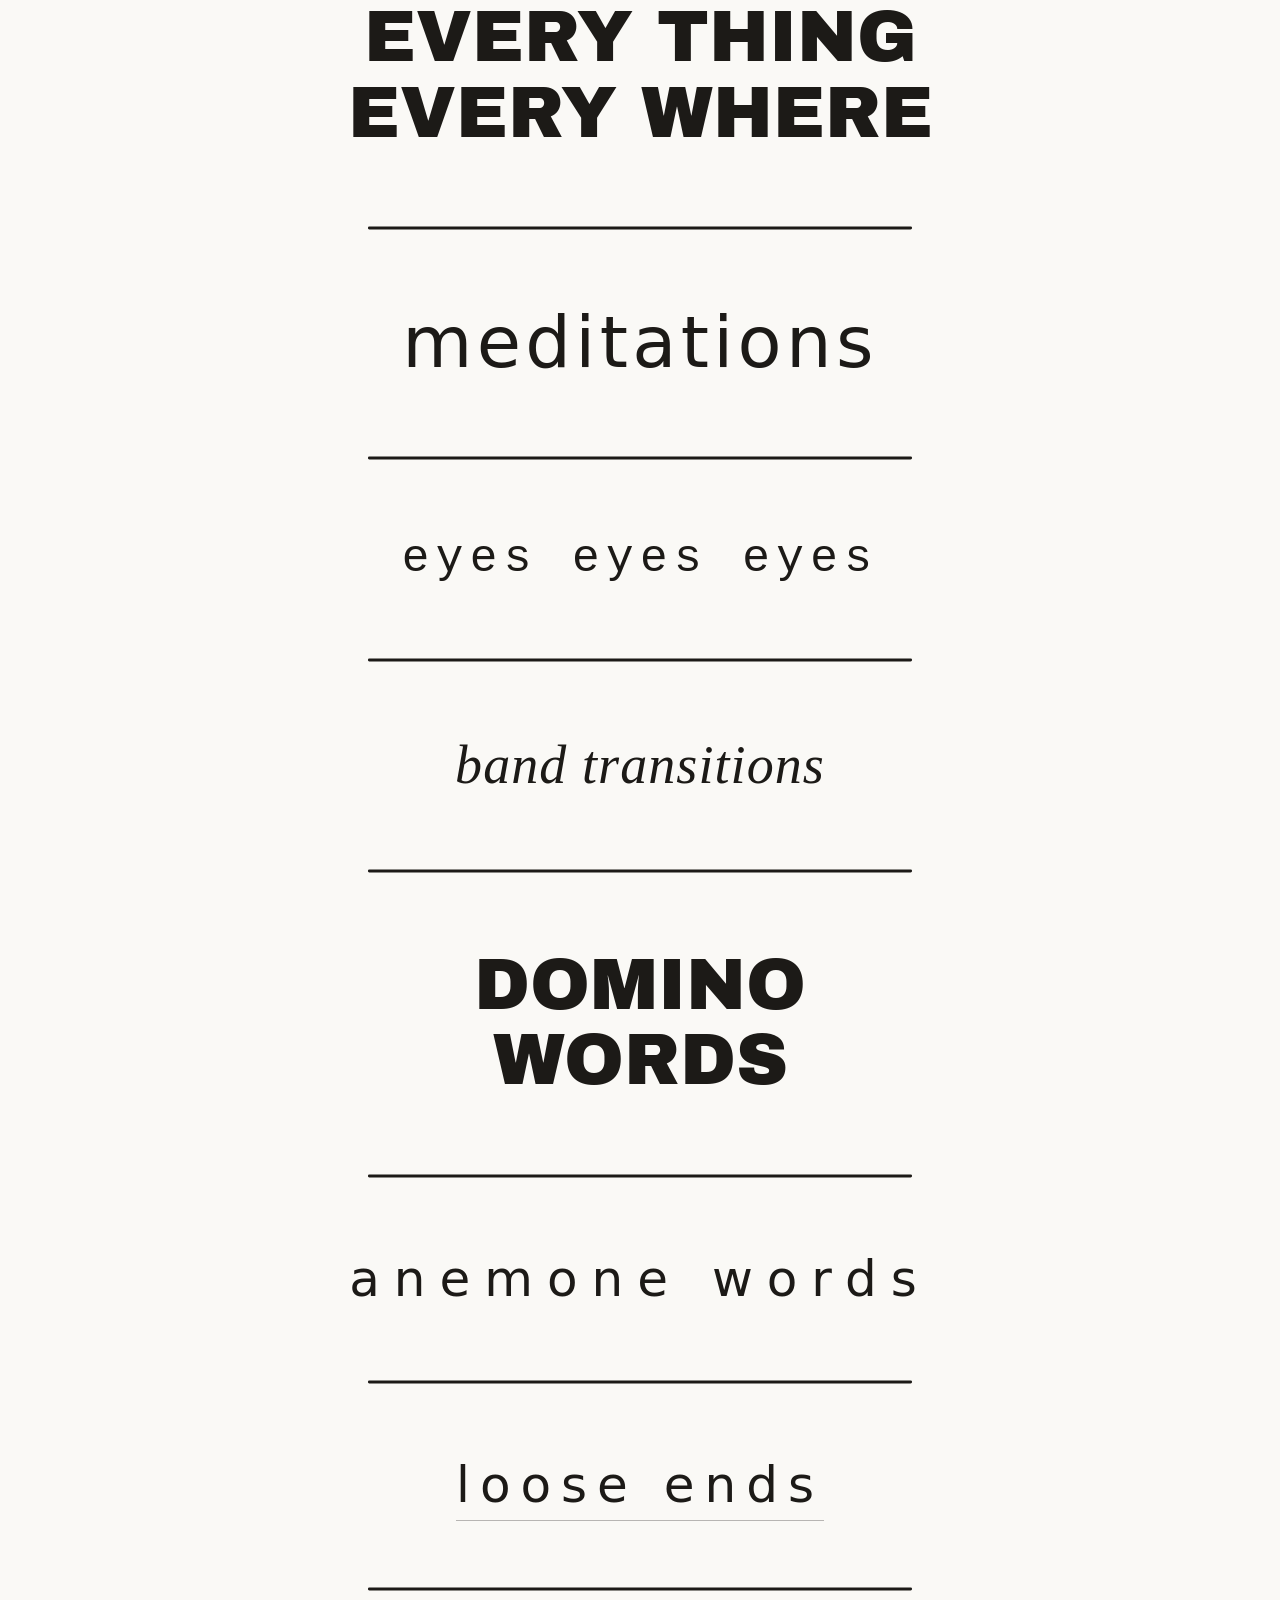
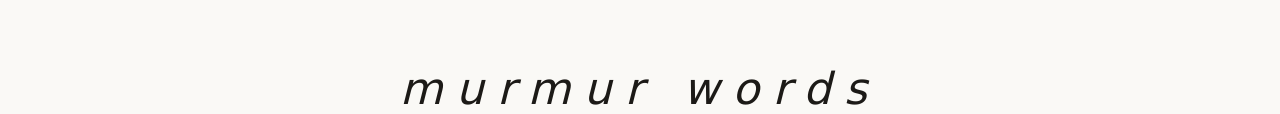
<file: index.html>
<!DOCTYPE html>
<html lang="en">
<head>
<meta charset="utf-8">
<meta name="viewport" content="width=device-width, initial-scale=1">
<title>language, given physics</title>
<link rel="preconnect" href="https://fonts.googleapis.com">
<link rel="preconnect" href="https://fonts.gstatic.com" crossorigin>
<link href="https://fonts.googleapis.com/css2?family=Archivo+Black&display=swap" rel="stylesheet">
<style>
  :root{
    --paper:#faf9f6;
    --ink:#1c1a17;
  }
  html,body{ margin:0; min-height:100%; }
  body{
    background:var(--paper); color:var(--ink);
    display:flex; flex-direction:column; align-items:center; justify-content:center;
    min-height:100vh; gap:5vh;
    font-family:"Archivo Black","Arial Black",sans-serif;
  }
  a.piece{
    color:var(--ink); text-decoration:none; text-align:center;
    font-size:clamp(28px,6vw,72px); line-height:1.05;
    transition:transform .18s ease, text-shadow .18s ease;
  }
  /* each title wears its own sketch's typography */
  a.piece.ete{
    font-family:"Archivo Black","Arial Black",sans-serif;
    text-transform:uppercase;
  }
  a.piece.med{
    font-family:ui-sans-serif,system-ui,"Helvetica Neue",sans-serif;
    font-weight:300; text-transform:lowercase; letter-spacing:.06em;
  }
  a.piece.twc{
    font-family:ui-monospace,Menlo,Consolas,monospace;
    font-weight:400; text-transform:lowercase; letter-spacing:.14em;
    font-size:clamp(20px,3.8vw,46px);
  }
  a.piece.school{
    font-family:Georgia,"Times New Roman",serif;
    font-style:italic; text-transform:lowercase; letter-spacing:.02em;
    font-size:clamp(24px,4.5vw,54px);
  }
  a.piece.sea{
    font-family:ui-sans-serif,system-ui,"Helvetica Neue",sans-serif;
    font-weight:200; text-transform:lowercase; letter-spacing:.28em;
    font-size:clamp(22px,4.2vw,50px);
  }
  a.piece.loose{
    font-family:ui-sans-serif,system-ui,"Helvetica Neue",sans-serif;
    font-weight:250; text-transform:lowercase; letter-spacing:.2em;
    font-size:clamp(22px,4.2vw,50px);
    text-decoration:underline; text-underline-offset:.35em;
    text-decoration-thickness:1px; text-decoration-color:rgba(28,26,23,.3);
  }
  a.piece.murw{
    font-family:ui-sans-serif,system-ui,"Helvetica Neue",sans-serif;
    font-weight:200; font-style:italic; text-transform:lowercase; letter-spacing:.3em;
    font-size:clamp(18px,3.6vw,44px);
  }
  /* hover: the flat word pops into a little extrusion — a wink at the sketches */
  a.piece:hover, a.piece:focus-visible{
    transform:translate(-3px,-6px);
    text-shadow:
      1px 1px 0 var(--ink), 2px 2px 0 var(--paper),
      3px 3px 0 var(--ink), 4px 4px 0 var(--paper),
      5px 5px 0 var(--ink);
    outline:none;
  }
  /* the dividers — strings stretched between the pieces;
     brushing plucks them into a wobble (string.js) */
  svg.string{
    width:min(560px, 74vw); height:64px; display:block;
    touch-action:none;
    overflow:visible;          /* big swings may draw outside the box — don't clip them */
  }
  svg.string polyline{
    fill:none; stroke:var(--ink); stroke-width:3;
    stroke-linecap:round; stroke-linejoin:round;
  }
</style>
</head>
<body>
<a class="piece ete" href="everything-everywhere/">every thing<br>every where</a>

<svg class="string" viewBox="0 0 600 64" aria-hidden="true">
  <polyline/>
</svg>

<a class="piece med" href="meditations/">meditations</a>

<svg class="string" viewBox="0 0 600 64" aria-hidden="true">
  <polyline/>
</svg>

<a class="piece twc" href="eyes-eyes-eyes/">eyes eyes eyes</a>

<svg class="string" viewBox="0 0 600 64" aria-hidden="true">
  <polyline/>
</svg>

<a class="piece school" href="band-transitions/">band transitions</a>

<svg class="string" viewBox="0 0 600 64" aria-hidden="true">
  <polyline/>
</svg>

<a class="piece ete" href="domino-words/">domino<br>words</a>

<svg class="string" viewBox="0 0 600 64" aria-hidden="true">
  <polyline/>
</svg>

<a class="piece sea" href="anemone-words/">anemone words</a>

<svg class="string" viewBox="0 0 600 64" aria-hidden="true">
  <polyline/>
</svg>

<a class="piece loose" href="loose-ends/">loose ends</a>

<svg class="string" viewBox="0 0 600 64" aria-hidden="true">
  <polyline/>
</svg>

<a class="piece murw" href="murmur-words/">murmur words</a>

<script src="string.js"></script>
</body>
</html>
</file>
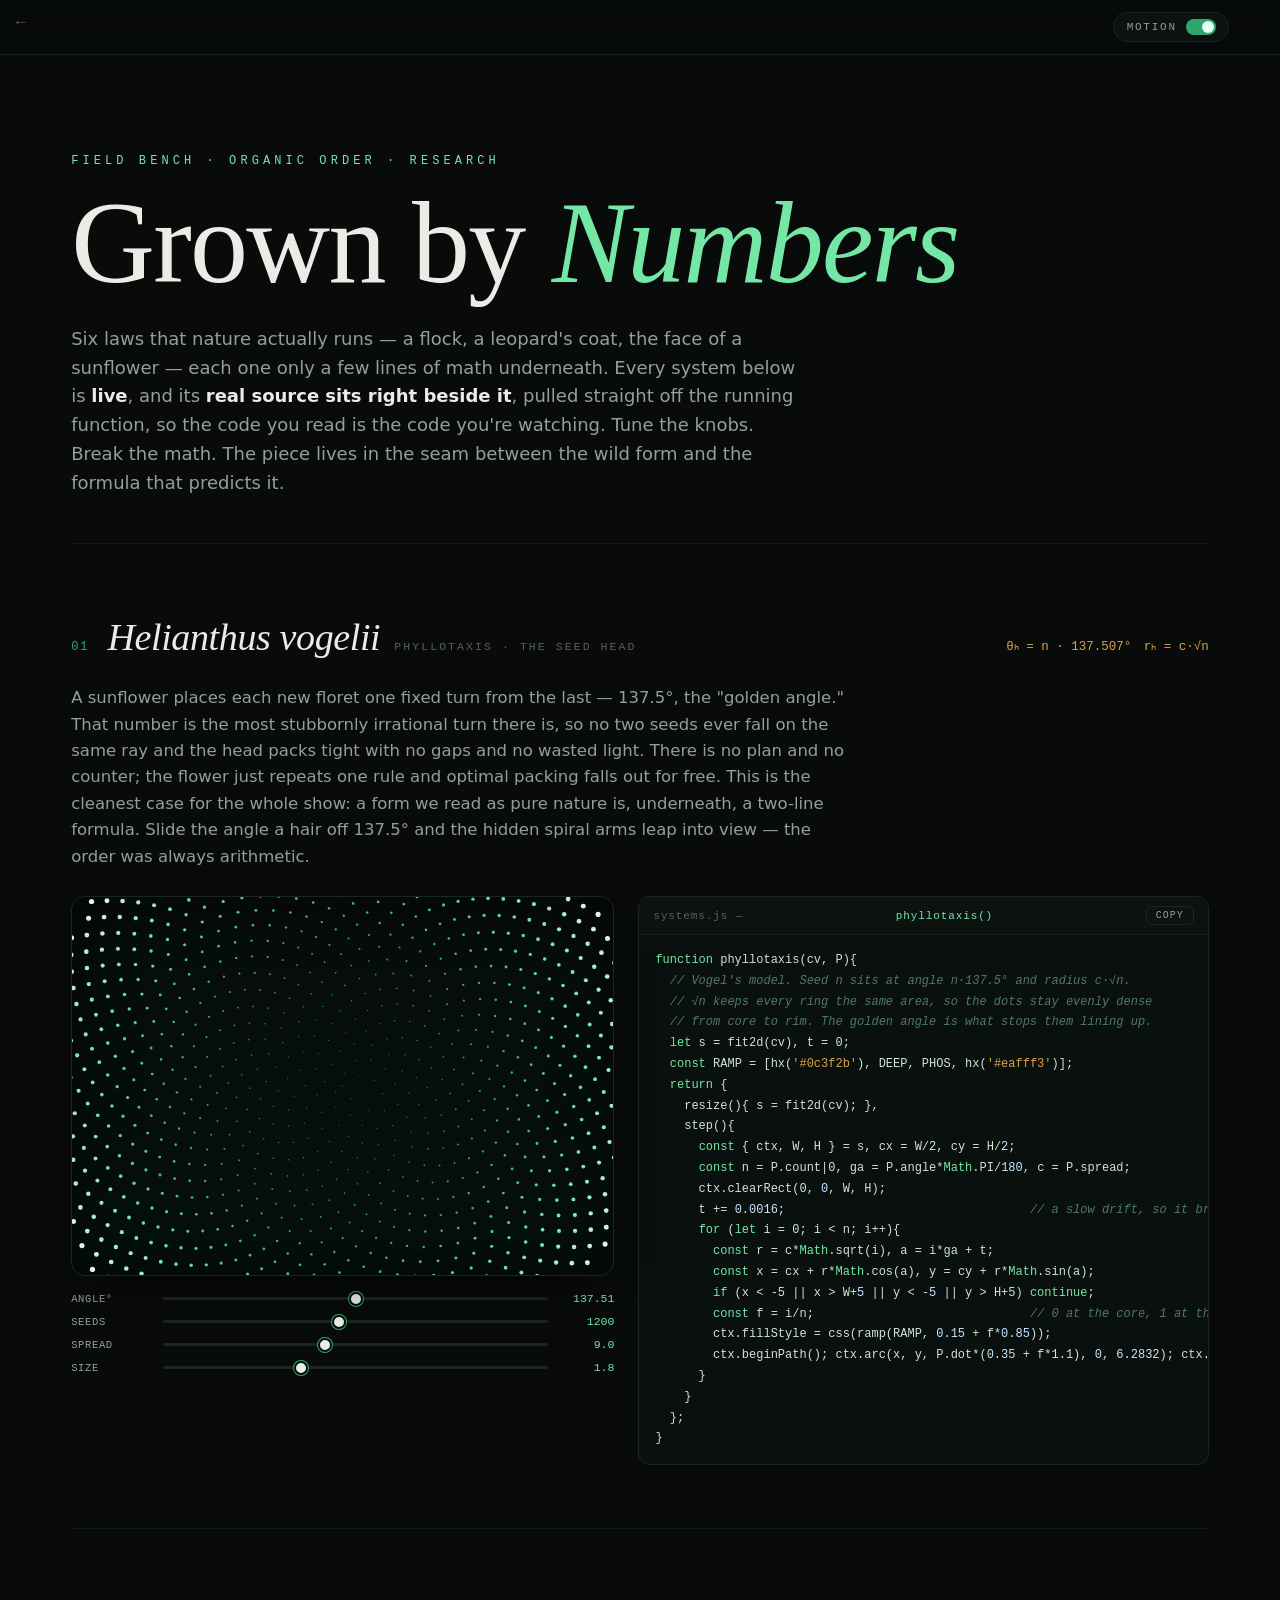
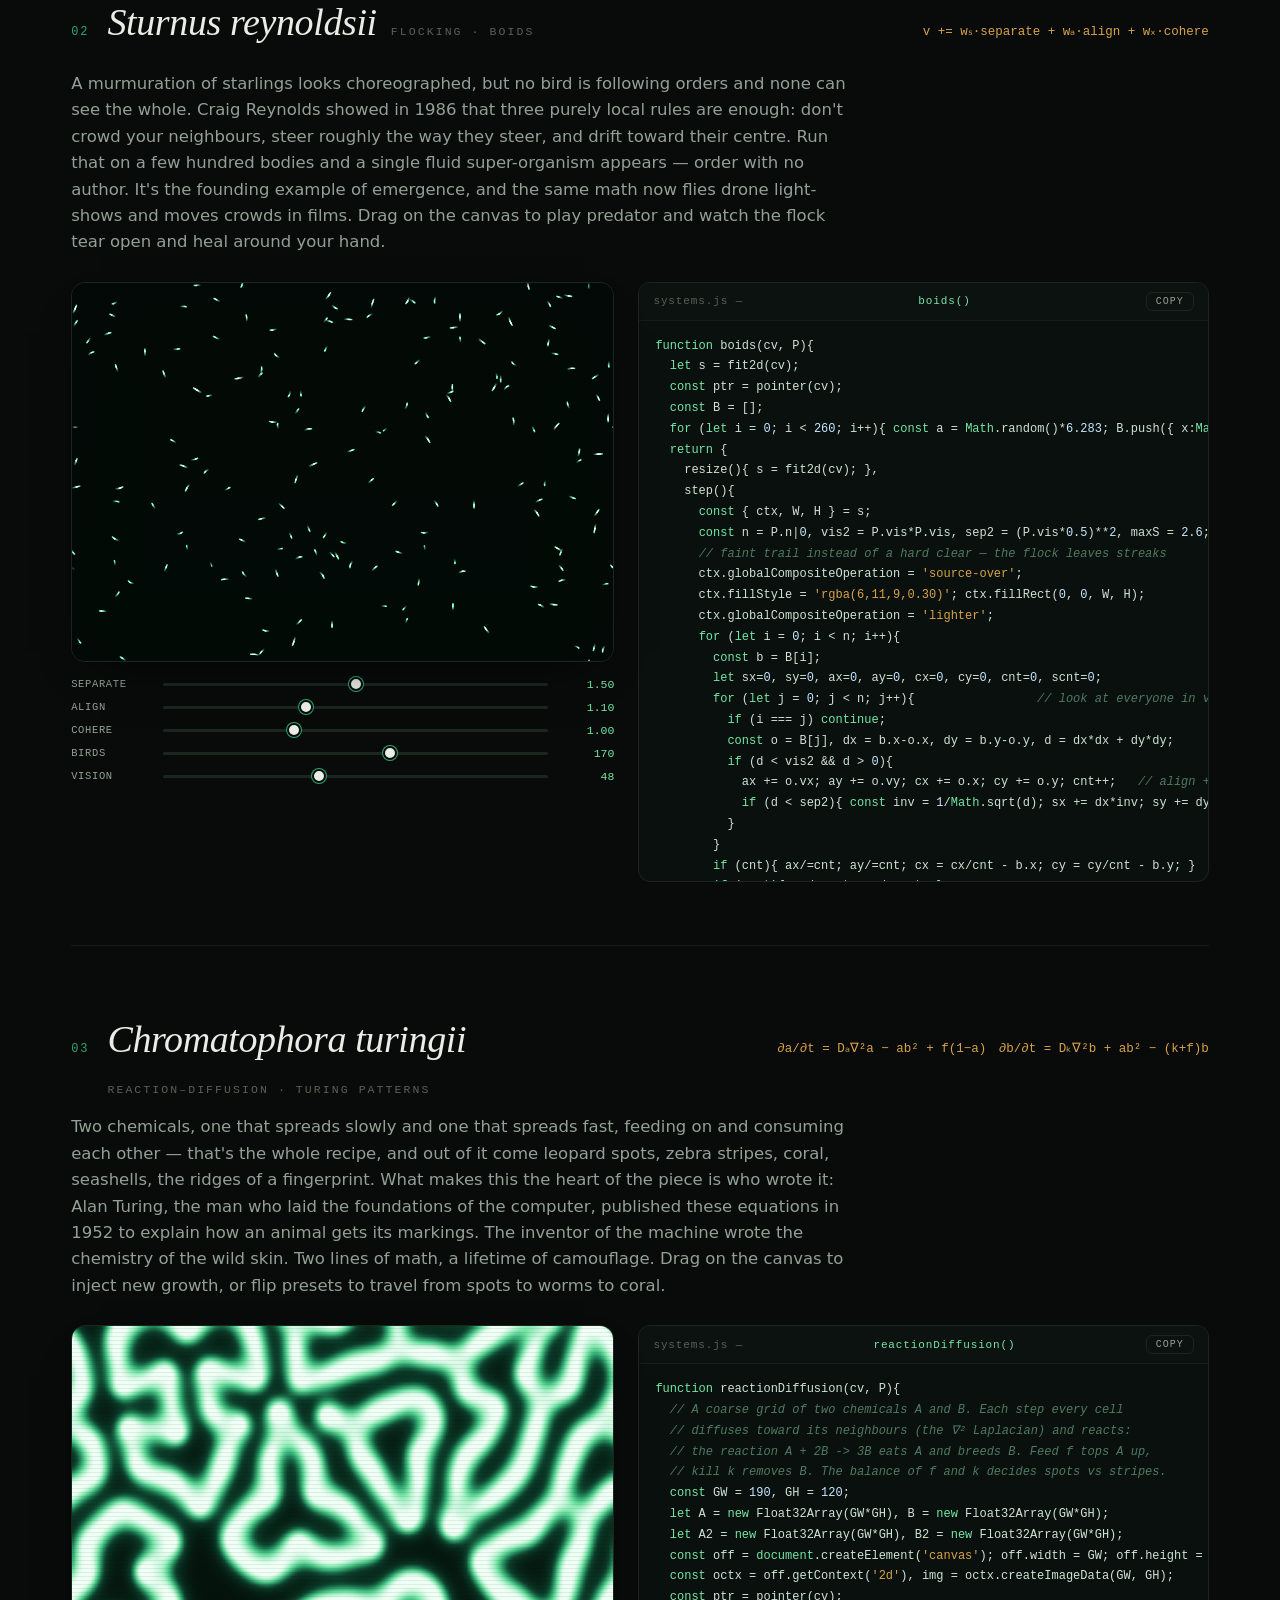
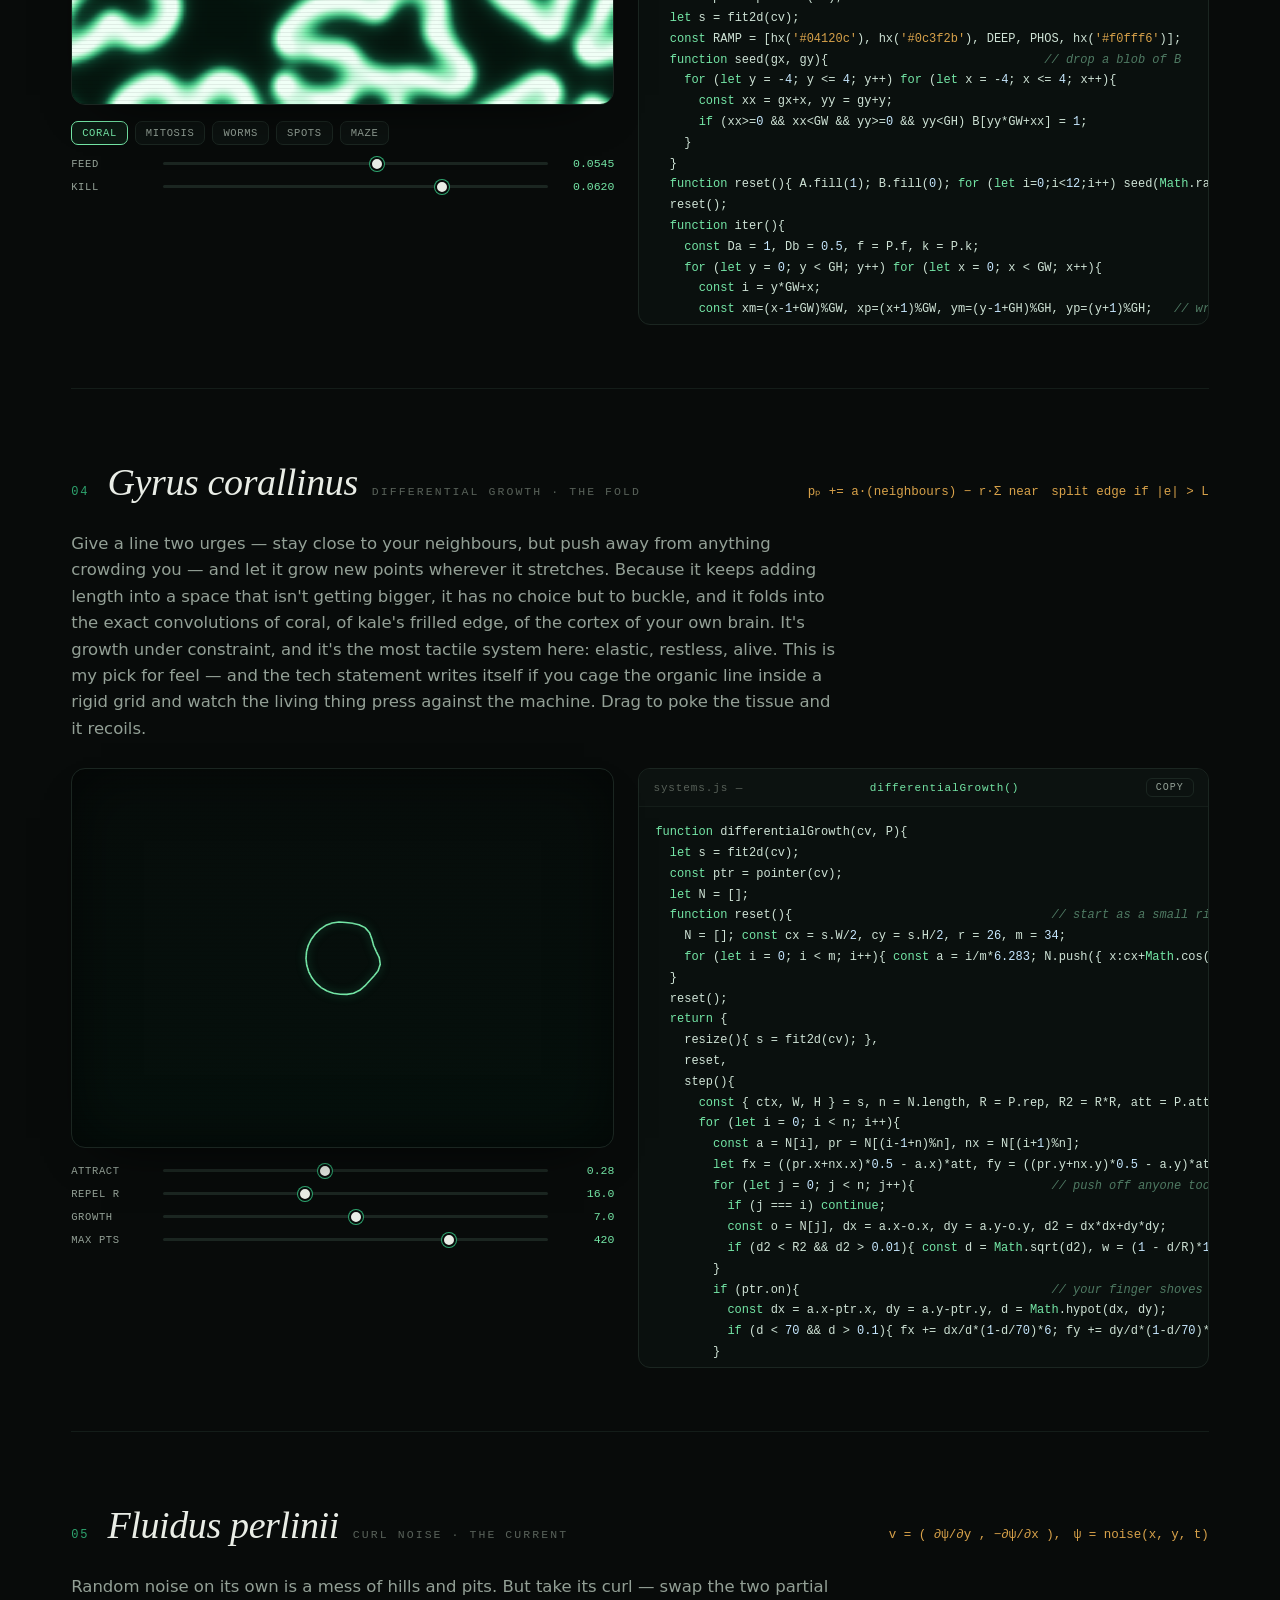
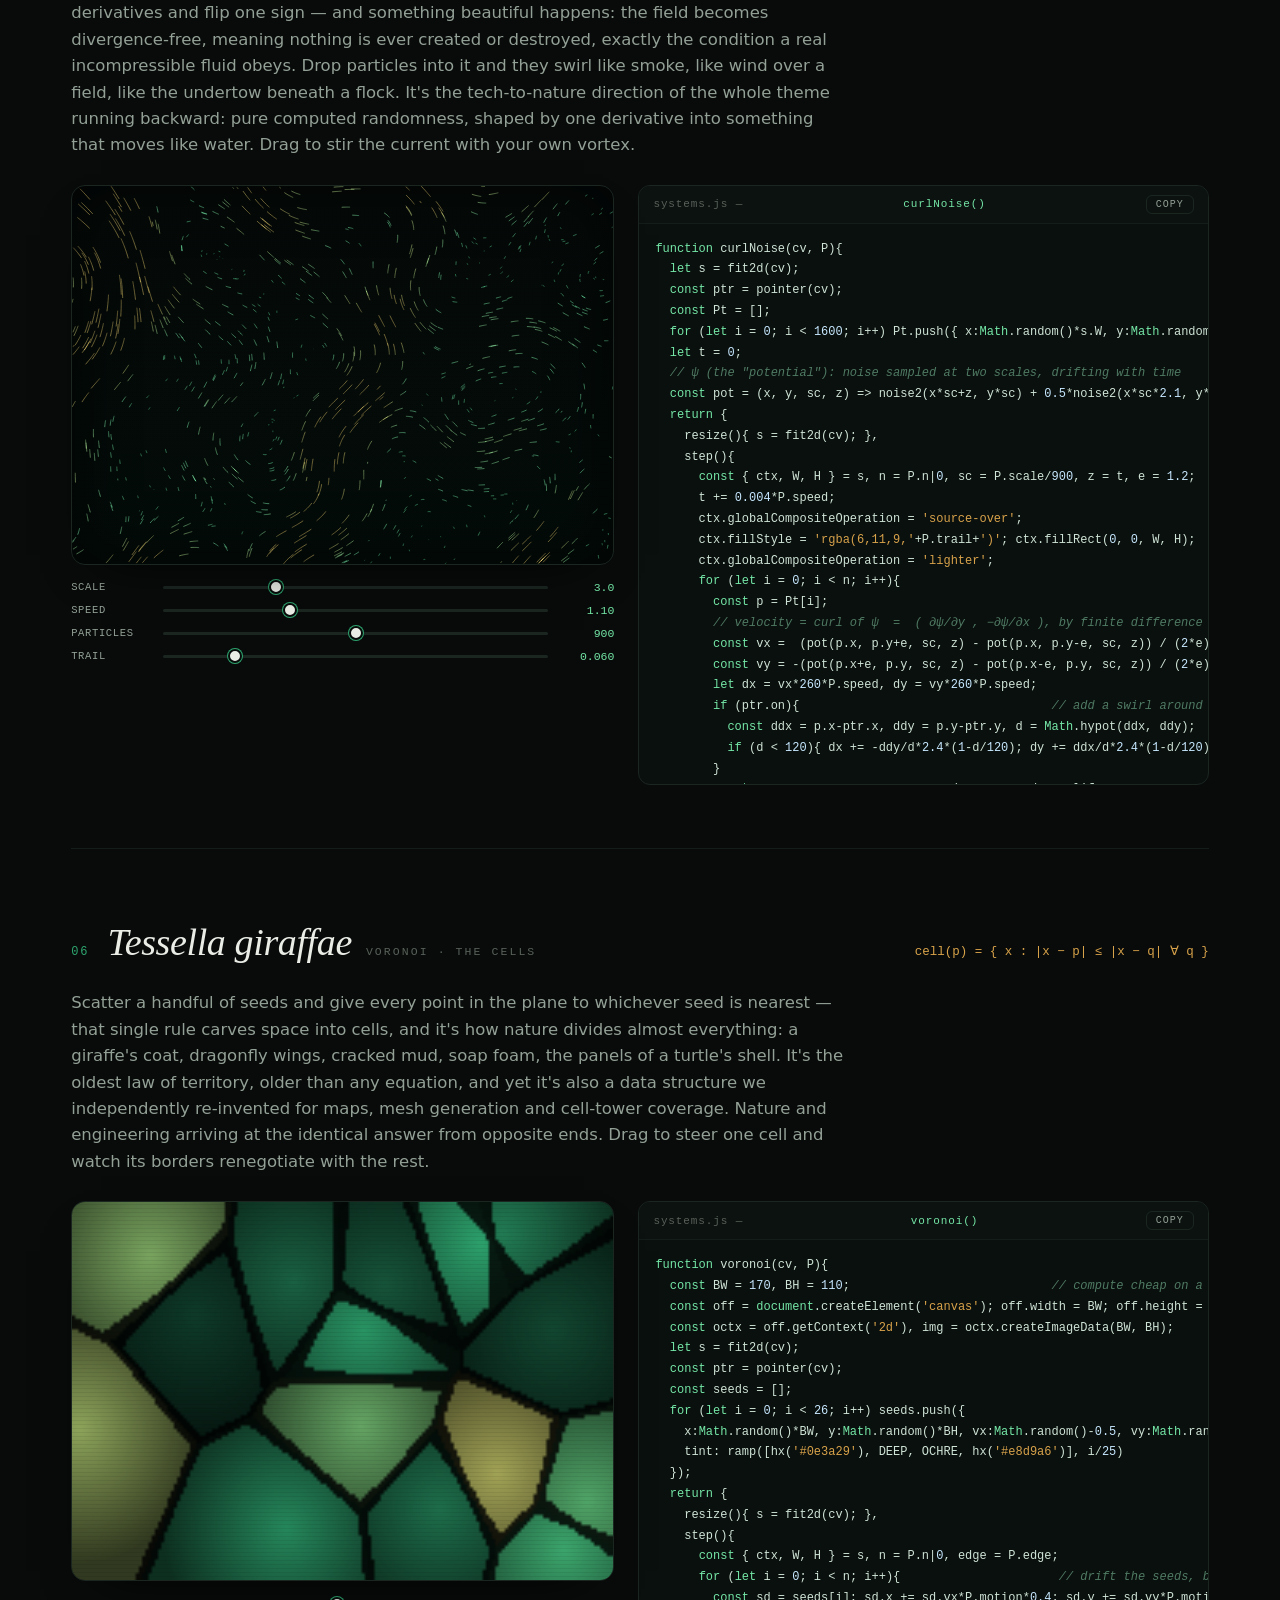
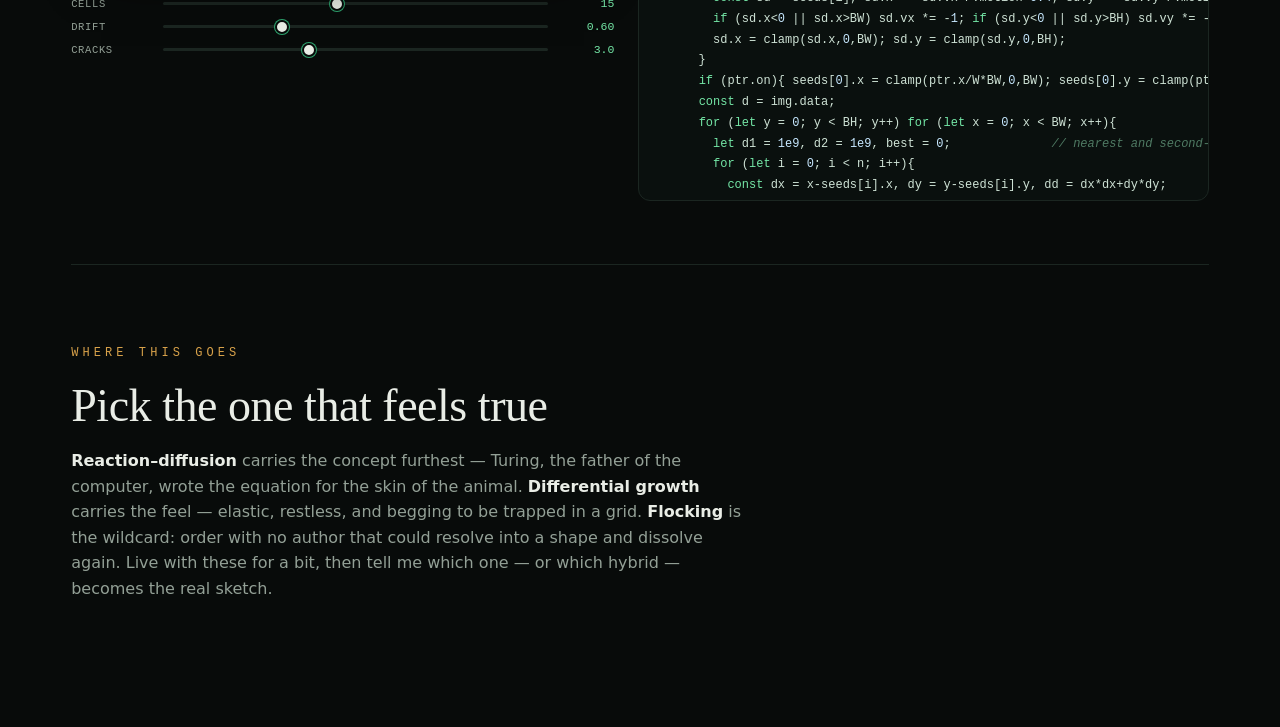
<file: _grown-by-numbers/index.html>
<!DOCTYPE html>
<html lang="en">
<head>
<meta charset="utf-8">
<meta name="viewport" content="width=device-width, initial-scale=1">
<title>grown by numbers</title>
<style>
  :root{
    --ground:#080b0a; --panel:#0c1210; --panel-2:#0f1714; --code-bg:#0a100e;
    --line:#1b2621; --line-soft:#141d19;
    --ink:#e9ede6; --ink-dim:#93a096; --ink-faint:#586159;
    --phosphor:#74e6a6; --phosphor-deep:#2ea56f; --ochre:#d8a24a;
    --serif:"Iowan Old Style","Palatino Linotype",Palatino,Georgia,"Times New Roman",serif;
    --sans:system-ui,-apple-system,"Helvetica Neue",Arial,sans-serif;
    --mono:ui-monospace,"SF Mono","JetBrains Mono",Menlo,Consolas,monospace;
    --maxw:1240px;
  }
  *{ box-sizing:border-box; }
  html,body{ margin:0; }
  body{
    background:
      radial-gradient(1200px 700px at 82% -10%, #0d1613 0%, transparent 60%),
      radial-gradient(900px 600px at 0% 108%, #0b1512 0%, transparent 55%),
      var(--ground);
    color:var(--ink); font-family:var(--sans); line-height:1.6;
    -webkit-font-smoothing:antialiased; overflow-x:hidden;
  }
  .wrap{ max-width:var(--maxw); margin:0 auto; padding:0 clamp(18px,4vw,52px); }

  /* ---- chrome ---- */
  #back{
    position:fixed; top:14px; left:16px; z-index:30;
    font:16px var(--mono); text-decoration:none; color:var(--ink-dim);
    opacity:.6; transition:opacity .2s;
  }
  #back:hover{ opacity:1; color:var(--phosphor); }
  .bar{
    position:sticky; top:0; z-index:20;
    display:flex; align-items:center; justify-content:flex-end;
    padding:12px clamp(18px,4vw,52px);
    background:rgba(8,11,10,.72); backdrop-filter:blur(10px);
    border-bottom:1px solid var(--line-soft);
  }
  .toggle{
    display:flex; align-items:center; gap:9px;
    font:11px var(--mono); letter-spacing:.16em; text-transform:uppercase; color:var(--ink-dim);
    background:var(--panel); border:1px solid var(--line); border-radius:999px;
    padding:6px 12px 6px 13px; cursor:pointer; user-select:none; transition:border-color .2s,color .2s;
  }
  .toggle:hover{ border-color:var(--phosphor-deep); color:var(--ink); }
  .toggle .sw{ width:30px; height:16px; border-radius:999px; background:var(--line); position:relative; transition:background .2s; }
  .toggle .sw::after{ content:""; position:absolute; top:2px; left:2px; width:12px; height:12px; border-radius:50%; background:var(--ink-faint); transition:transform .2s,background .2s; }
  .toggle[aria-pressed="true"] .sw{ background:var(--phosphor-deep); }
  .toggle[aria-pressed="true"] .sw::after{ transform:translateX(14px); background:#eafff3; }

  /* ---- hero ---- */
  .hero{ padding:clamp(56px,11vh,128px) 0 clamp(28px,5vh,54px); }
  .kicker{ font:12px var(--mono); letter-spacing:.34em; text-transform:uppercase; color:var(--phosphor); margin:0 0 22px; }
  .hero h1{ font-family:var(--serif); font-weight:400; font-size:clamp(46px,9.5vw,116px); line-height:.92; letter-spacing:-.015em; margin:0; text-wrap:balance; }
  .hero h1 em{ font-style:italic; color:var(--phosphor); }
  .lede{ max-width:64ch; margin:28px 0 0; font-size:clamp(15px,1.5vw,18px); color:var(--ink-dim); text-wrap:pretty; }
  .lede b{ color:var(--ink); font-weight:600; }

  /* ---- a system ---- */
  .sys{ padding:clamp(44px,7vh,84px) 0; border-top:1px solid var(--line-soft); }
  .sys-head{ display:grid; grid-template-columns:auto 1fr auto; align-items:baseline; gap:18px; margin-bottom:18px; }
  .idx{ font:12px var(--mono); letter-spacing:.16em; color:var(--phosphor-deep); }
  .names{ display:flex; align-items:baseline; gap:14px; flex-wrap:wrap; }
  .latin{ font-family:var(--serif); font-style:italic; font-size:clamp(24px,3.4vw,38px); letter-spacing:-.01em; }
  .common{ font:11.5px var(--mono); letter-spacing:.18em; text-transform:uppercase; color:var(--ink-faint); }
  .eq{ font:12.5px var(--mono); color:var(--ochre); text-align:right; }
  @media(max-width:720px){ .sys-head{ grid-template-columns:auto 1fr; } .eq{ grid-column:1/-1; text-align:left; } }

  .blurb{ max-width:74ch; margin:0 0 26px; font-size:clamp(14.5px,1.4vw,16.5px); color:var(--ink-dim); text-wrap:pretty; }

  .grid{ display:grid; grid-template-columns:minmax(0,1fr) minmax(0,1.05fr); gap:24px; align-items:start; }
  @media(max-width:900px){ .grid{ grid-template-columns:1fr; } }

  .left{ display:flex; flex-direction:column; gap:16px; }
  .stage{ position:relative; border:1px solid var(--line); border-radius:14px; overflow:hidden;
    background:linear-gradient(180deg,#070d0b,#05100c);
    box-shadow:inset 0 0 60px rgba(0,0,0,.6), 0 20px 50px -30px #000; }
  .stage canvas{ display:block; width:100%; height:clamp(300px,42vh,400px); touch-action:none; cursor:crosshair; }
  .scan{ position:absolute; inset:0; pointer-events:none; opacity:.5;
    background:repeating-linear-gradient(0deg,transparent 0 3px,rgba(0,0,0,.14) 3px 4px); }

  .knobs{ display:flex; flex-direction:column; gap:10px; }
  .knob{ display:grid; grid-template-columns:80px 1fr 58px; align-items:center; gap:10px; }
  .knob label{ font:10.5px var(--mono); letter-spacing:.06em; text-transform:uppercase; color:var(--ink-dim); }
  .knob output{ font:11.5px var(--mono); color:var(--phosphor); text-align:right; font-variant-numeric:tabular-nums; }
  .presets{ display:flex; flex-wrap:wrap; gap:7px; margin-bottom:2px; }
  .presets button{ font:10.5px var(--mono); letter-spacing:.06em; text-transform:uppercase; color:var(--ink-dim);
    background:var(--panel); border:1px solid var(--line); border-radius:7px; padding:5px 10px; cursor:pointer; transition:.15s; }
  .presets button:hover{ border-color:var(--phosphor-deep); color:var(--ink); }
  .presets button.on{ border-color:var(--phosphor); color:var(--phosphor); background:#0c1a13; }

  input[type=range]{ -webkit-appearance:none; appearance:none; width:100%; height:3px; border-radius:3px; background:var(--line); outline:none; cursor:pointer; }
  input[type=range]::-webkit-slider-thumb{ -webkit-appearance:none; width:14px; height:14px; border-radius:50%; background:var(--ink); border:2px solid var(--ground); box-shadow:0 0 0 1px var(--phosphor-deep); transition:box-shadow .15s; }
  input[type=range]::-webkit-slider-thumb:hover{ box-shadow:0 0 0 1px var(--phosphor),0 0 10px var(--phosphor-deep); }
  input[type=range]::-moz-range-thumb{ width:14px; height:14px; border-radius:50%; background:var(--ink); border:2px solid var(--ground); box-shadow:0 0 0 1px var(--phosphor-deep); }
  input[type=range]:focus-visible{ outline:2px solid var(--phosphor); outline-offset:4px; }

  /* ---- code panel ---- */
  .code{ margin:0; border:1px solid var(--line); border-radius:12px; overflow:hidden; background:var(--code-bg); }
  .code figcaption{ display:flex; align-items:center; justify-content:space-between;
    font:11px var(--mono); letter-spacing:.08em; color:var(--ink-faint);
    padding:9px 14px; border-bottom:1px solid var(--line-soft); background:var(--panel); }
  .code figcaption span{ color:var(--phosphor); }
  .copy{ font:10px var(--mono); letter-spacing:.1em; text-transform:uppercase; color:var(--ink-dim);
    background:transparent; border:1px solid var(--line); border-radius:6px; padding:3px 9px; cursor:pointer; transition:.15s; }
  .copy:hover{ border-color:var(--phosphor-deep); color:var(--phosphor); }
  .code pre{ margin:0; padding:15px 16px; overflow:auto; max-height:min(560px,64vh); }
  .code code{ font:12px/1.72 var(--mono); color:#cfe3d6; white-space:pre; tab-size:2; }
  .code .com{ color:#4f7a63; font-style:italic; }
  .code .str{ color:var(--ochre); }
  .code .kw{ color:var(--phosphor); }
  .code .num{ color:#c7e8ff; }
  .code pre::-webkit-scrollbar{ width:10px; height:10px; }
  .code pre::-webkit-scrollbar-thumb{ background:var(--line); border-radius:6px; }
  .code pre::-webkit-scrollbar-track{ background:transparent; }

  /* ---- close ---- */
  .close{ padding:clamp(48px,9vh,92px) 0 clamp(70px,12vh,140px); border-top:1px solid var(--line); }
  .close .kicker{ color:var(--ochre); }
  .close h2{ font-family:var(--serif); font-weight:400; font-size:clamp(28px,4.6vw,46px); line-height:1.04; margin:0 0 18px; letter-spacing:-.01em; text-wrap:balance; }
  .close p{ max-width:66ch; color:var(--ink-dim); }
  .close b{ color:var(--ink); }
</style>
</head>
<body>
<a id="back" href="../" title="back to menu">←</a>
<div class="bar">
  <button class="toggle" id="motion" aria-pressed="true">Motion <span class="sw"></span></button>
</div>

<div class="wrap">
  <header class="hero">
    <p class="kicker">Field bench · organic order · research</p>
    <h1>Grown by <em>Numbers</em></h1>
    <p class="lede">Six laws that nature actually runs — a flock, a leopard's coat, the face of a
      sunflower — each one only a few lines of math underneath. Every system below is <b>live</b>,
      and its <b>real source sits right beside it</b>, pulled straight off the running function, so
      the code you read is the code you're watching. Tune the knobs. Break the math. The piece lives
      in the seam between the wild form and the formula that predicts it.</p>
  </header>
</div>

<main class="wrap" id="bench"></main>

<div class="wrap">
  <section class="close">
    <p class="kicker">Where this goes</p>
    <h2>Pick the one that feels true</h2>
    <p><b>Reaction–diffusion</b> carries the concept furthest — Turing, the father of the computer,
      wrote the equation for the skin of the animal. <b>Differential growth</b> carries the feel —
      elastic, restless, and begging to be trapped in a grid. <b>Flocking</b> is the wildcard: order
      with no author that could resolve into a shape and dissolve again. Live with these for a bit,
      then tell me which one — or which hybrid — becomes the real sketch.</p>
  </section>
</div>

<script src="systems.js"></script>
<script src="sketch.js"></script>
</body>
</html>
</file>
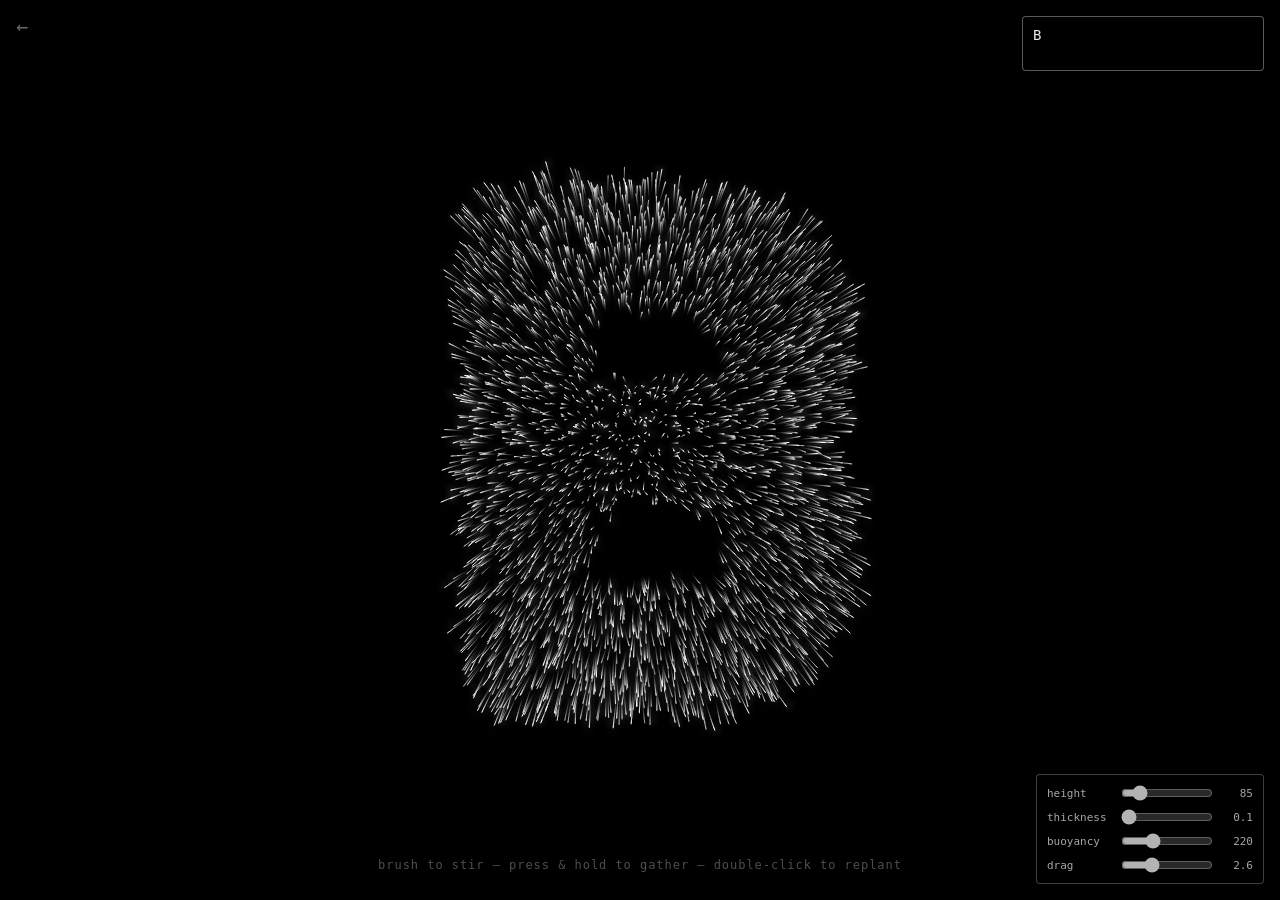
<file: anemone-words/index.html>
<!DOCTYPE html>
<html lang="en">
<head>
<meta charset="utf-8">
<meta name="viewport" content="width=device-width, initial-scale=1">
<title>anemone words</title>
<style>
  html,body{ margin:0; height:100%; background:#000; overflow:hidden; }
  #stage{ display:block; touch-action:none; cursor:crosshair; }
  #back{
    position:fixed; top:14px; left:16px; z-index:10;
    font:20px ui-monospace,Menlo,Consolas,monospace; text-decoration:none;
    color:#fff; opacity:.4; transition:opacity .2s ease;
  }
  #back:hover{ opacity:1; }
  #textbox{
    position:fixed; top:16px; right:16px; z-index:10;
    width:min(220px, 50vw);
    font:14px/1.5 ui-monospace,Menlo,Consolas,monospace;
    padding:8px 10px;
    color:#eee; background:rgba(0,0,0,.55);
    border:1px solid rgba(255,255,255,.35); border-radius:4px; outline:none;
    user-select:text; -webkit-user-select:text;
    resize:none; overflow-y:hidden;
    display:block;
  }
  #textbox:focus{ background:rgba(0,0,0,.85); border-color:rgba(255,255,255,.7); }
  #hint{
    position:fixed; bottom:16px; left:50%; transform:translateX(-50%);
    font:12px ui-monospace,Menlo,Consolas,monospace; letter-spacing:.08em;
    color:#fff; opacity:.3; pointer-events:none; white-space:nowrap;
  }
  #knobs{
    position:fixed; right:16px; bottom:16px; z-index:10;
    font:11px ui-monospace,Menlo,Consolas,monospace;
    color:#eee; background:rgba(0,0,0,.55);
    border:1px solid rgba(255,255,255,.35); border-radius:4px;
    padding:8px 10px; display:grid; gap:4px;
    opacity:.7; transition:opacity .2s ease;
    user-select:none; cursor:grab; touch-action:none;
  }
  #knobs:hover{ opacity:1; background:rgba(0,0,0,.85); }
  #knobs .knob{
    display:grid; grid-template-columns:66px 92px 36px;
    align-items:center; gap:6px;
  }
  #knobs input[type=range]{ width:92px; accent-color:#fff; }
  #knobs .k-val{ text-align:right; }
</style>
</head>
<body>
<a id="back" href="../" title="back to menu">←</a>
<textarea id="textbox" rows="1" autocomplete="off" spellcheck="false" placeholder="type here…"></textarea>
<canvas id="stage"></canvas>
<div id="knobs">
  <div class="knob"><span>height</span>   <input id="knH" type="range" min="30"  max="400" step="5"   value="85"><span  class="k-val" id="kvH">85</span></div>
  <div class="knob"><span>thickness</span><input id="knR" type="range" min="0.1" max="1"   step="0.05" value="0.1"><span class="k-val" id="kvR">0.1</span></div>
  <div class="knob"><span>buoyancy</span> <input id="knB" type="range" min="40"  max="600" step="5"   value="220"><span class="k-val" id="kvB">220</span></div>
  <div class="knob"><span>drag</span>     <input id="knD" type="range" min="0.2" max="8"   step="0.1" value="2.6"><span class="k-val" id="kvD">2.6</span></div>
</div>
<p id="hint">brush to stir — press &amp; hold to gather — double-click to replant</p>

<script src="lib/strokefont.js"></script>
<script type="module" src="sketch.js"></script>
</body>
</html>
</file>
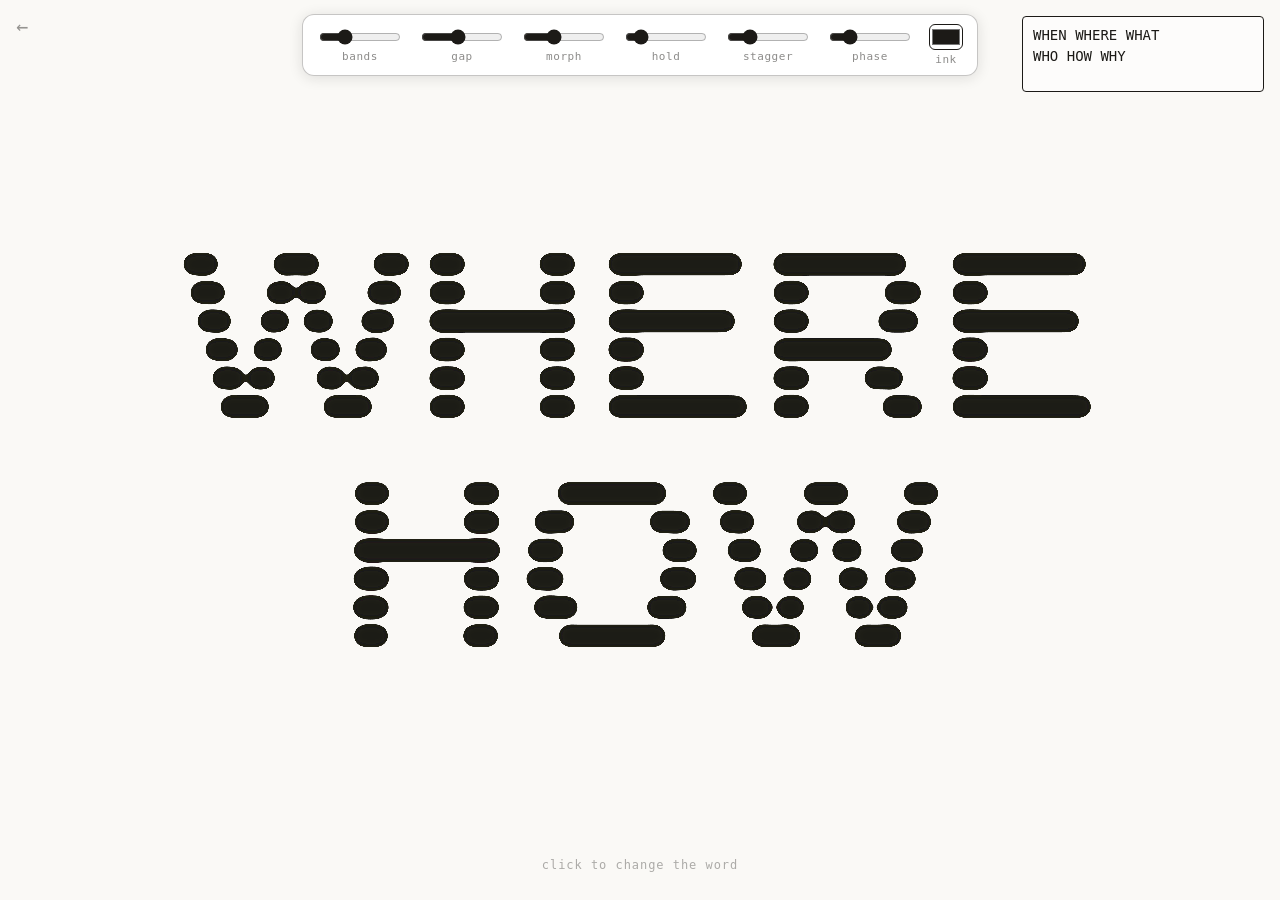
<file: band-transitions/index.html>
<!DOCTYPE html>
<html lang="en">
<head>
<meta charset="utf-8">
<meta name="viewport" content="width=device-width, initial-scale=1">
<title>band transitions</title>
<link rel="preconnect" href="https://fonts.googleapis.com">
<link rel="preconnect" href="https://fonts.gstatic.com" crossorigin>
<link href="https://fonts.googleapis.com/css2?family=Archivo+Black&display=swap" rel="stylesheet">
<style>
  html,body{ margin:0; height:100%; background:#faf9f6; overflow:hidden; }
  #stage{ display:block; touch-action:none; cursor:pointer; }
  #back{
    position:fixed; top:14px; left:16px; z-index:10;
    font:20px ui-monospace,Menlo,Consolas,monospace; text-decoration:none;
    color:#1c1a17; opacity:.45; transition:opacity .2s ease;
  }
  #back:hover{ opacity:1; }
  #hint{
    position:fixed; bottom:16px; left:50%; transform:translateX(-50%);
    font:12px ui-monospace,Menlo,Consolas,monospace; letter-spacing:.08em;
    color:#1c1a17; opacity:.35; pointer-events:none;
  }
  svg.defs{ position:absolute; width:0; height:0; }

  /* ---- the words: one per line, like everything-everywhere ------- */
  #wordsBox{
    position:fixed; top:16px; right:16px; z-index:10;
    width:min(220px, 50vw);
    font:14px/1.5 ui-monospace,Menlo,Consolas,monospace;
    padding:8px 10px;
    color:#1c1a17; background:rgba(255,255,255,.55);
    border:1px solid #1c1a17; border-radius:4px; outline:none;
    user-select:text; -webkit-user-select:text;
    resize:none; overflow-y:hidden;   /* grows downward via JS */
    display:block;
  }
  #wordsBox:focus{ background:rgba(255,255,255,.85); }

  /* ---- the knobs -------------------------------------------------- */
  #panel{
    position:fixed; top:14px; left:50%; transform:translateX(-50%); z-index:10;
    display:flex; align-items:center; gap:16px;
    background:rgba(255,255,255,.92); border:1px solid rgba(28,26,23,.25);
    border-radius:12px; padding:9px 14px;
    box-shadow:0 2px 14px rgba(28,26,23,.12);
    font:11px ui-monospace,Menlo,Consolas,monospace; color:#1c1a17;
    user-select:none; cursor:grab; touch-action:none;
  }
  #panel .ctl{ display:flex; flex-direction:column; align-items:center; gap:3px; }
  #panel .ctl span{ opacity:.5; letter-spacing:.05em; }
  #panel input[type=range]{ width:82px; accent-color:#1c1a17; }
  #panel input[type=color]{
    width:34px; height:26px; padding:0; border:1.5px solid #1c1a17;
    border-radius:6px; background:none; cursor:pointer;
  }
</style>
</head>
<body>
<a id="back" href="../" title="back to menu">←</a>

<!-- the goo: blur the alpha, then sharpen it back — approaching shapes
     neck and fuse like liquid. stdDeviation is set live from band height. -->
<svg class="defs" aria-hidden="true">
  <filter id="goo">
    <feGaussianBlur in="SourceGraphic" stdDeviation="8" result="b"/>
    <feColorMatrix in="b" values="1 0 0 0 0  0 1 0 0 0  0 0 1 0 0  0 0 0 32 -15"/>
  </filter>
</svg>

<div id="panel">
  <div class="ctl"><input type="range" id="k-bands" min="3" max="14" step="1"><span>bands</span></div>
  <div class="ctl"><input type="range" id="k-gap" min="0" max="0.5" step="0.01"><span>gap</span></div>
  <div class="ctl"><input type="range" id="k-morph" min="300" max="3000" step="50"><span>morph</span></div>
  <div class="ctl"><input type="range" id="k-hold" min="0" max="4000" step="50"><span>hold</span></div>
  <div class="ctl"><input type="range" id="k-stagger" min="0" max="300" step="5"><span>stagger</span></div>
  <div class="ctl"><input type="range" id="k-phase" min="0" max="1500" step="50"><span>phase</span></div>
  <div class="ctl"><input type="color" id="k-ink"><span>ink</span></div>
</div>

<textarea id="wordsBox" rows="1" autocomplete="off" spellcheck="false"
          placeholder="one word per line…"></textarea>

<canvas id="stage"></canvas>
<p id="hint">click to change the word</p>

<script src="sketch.js"></script>
</body>
</html>
</file>
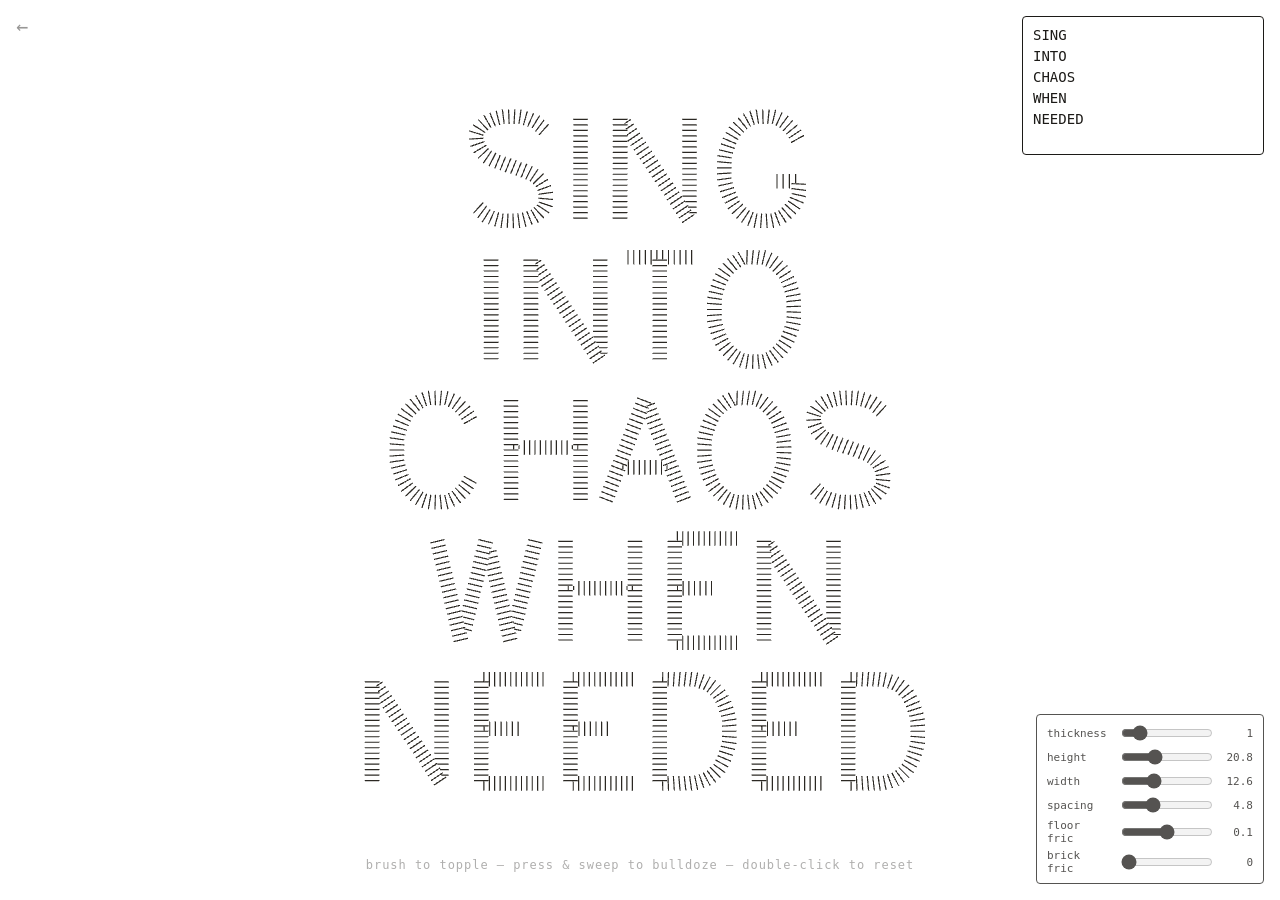
<file: domino-words/index.html>
<!DOCTYPE html>
<html lang="en">
<head>
<meta charset="utf-8">
<meta name="viewport" content="width=device-width, initial-scale=1">
<title>domino words</title>
<link rel="preconnect" href="https://fonts.googleapis.com">
<link rel="preconnect" href="https://fonts.gstatic.com" crossorigin>
<link href="https://fonts.googleapis.com/css2?family=Archivo+Black&display=swap" rel="stylesheet">
<style>
  html,body{ margin:0; height:100%; background:#faf9f6; overflow:hidden; }
  #stage{ display:block; touch-action:none; }
  #back{
    position:fixed; top:14px; left:16px; z-index:10;
    font:20px ui-monospace,Menlo,Consolas,monospace; text-decoration:none;
    color:#1c1a17; opacity:.45; transition:opacity .2s ease;
  }
  #back:hover{ opacity:1; }
  #textbox{
    position:fixed; top:16px; right:16px; z-index:10;
    width:min(220px, 50vw);
    font:14px/1.5 ui-monospace,Menlo,Consolas,monospace;
    padding:8px 10px;
    color:#1c1a17; background:rgba(255,255,255,.55);
    border:1px solid #1c1a17; border-radius:4px; outline:none;
    user-select:text; -webkit-user-select:text;
    resize:none; overflow-y:hidden;
    display:block;
  }
  #textbox:focus{ background:rgba(255,255,255,.85); }
  #hint{
    position:fixed; bottom:16px; left:50%; transform:translateX(-50%);
    font:12px ui-monospace,Menlo,Consolas,monospace; letter-spacing:.08em;
    color:#1c1a17; opacity:.35; pointer-events:none;
  }
  #knobs{
    position:fixed; right:16px; bottom:16px; z-index:10;
    font:11px ui-monospace,Menlo,Consolas,monospace;
    color:#1c1a17; background:rgba(255,255,255,.55);
    border:1px solid #1c1a17; border-radius:4px;
    padding:8px 10px; display:grid; gap:4px;
    opacity:.75; transition:opacity .2s ease;
    user-select:none; cursor:grab; touch-action:none;
  }
  #knobs:hover{ opacity:1; background:rgba(255,255,255,.85); }
  #knobs .knob{
    display:grid; grid-template-columns:66px 92px 36px;
    align-items:center; gap:6px;
  }
  #knobs input[type=range]{ width:92px; accent-color:#1c1a17; }
  #knobs .k-val{ text-align:right; }
</style>
</head>
<body>
<a id="back" href="../" title="back to menu">←</a>
<textarea id="textbox" rows="1" autocomplete="off" spellcheck="false" placeholder="type here…"></textarea>
<canvas id="stage"></canvas>
<div id="knobs">
  <div class="knob"><span>thickness</span><input id="knT"  type="range" min="0.5" max="4"  step="0.05" value="1"><span    class="k-val" id="kvT">1</span></div>
  <div class="knob"><span>height</span>   <input id="knHD" type="range" min="6"   max="50" step="0.2"  value="20.8"><span class="k-val" id="kvHD">20.8</span></div>
  <div class="knob"><span>width</span>    <input id="knWD" type="range" min="4"   max="30" step="0.2"  value="12.6"><span class="k-val" id="kvWD">12.6</span></div>
  <div class="knob"><span>spacing</span>  <input id="knSP" type="range" min="1.5" max="12" step="0.1"  value="4.8"><span  class="k-val" id="kvSP">4.8</span></div>
  <div class="knob"><span>floor fric</span> <input id="knFR" type="range" min="0" max="0.2" step="0.005" value="0.1"><span class="k-val" id="kvFR">0.1</span></div>
  <div class="knob"><span>brick fric</span> <input id="knBR" type="range" min="0" max="0.2" step="0.005" value="0"><span   class="k-val" id="kvBR">0</span></div>
</div>
<p id="hint">brush to topple — press &amp; sweep to bulldoze — double-click to reset</p>

<script src="lib/three.min.js"></script>
<script src="lib/strokefont.js"></script>
<script type="module" src="sketch.js"></script>
</body>
</html>
</file>
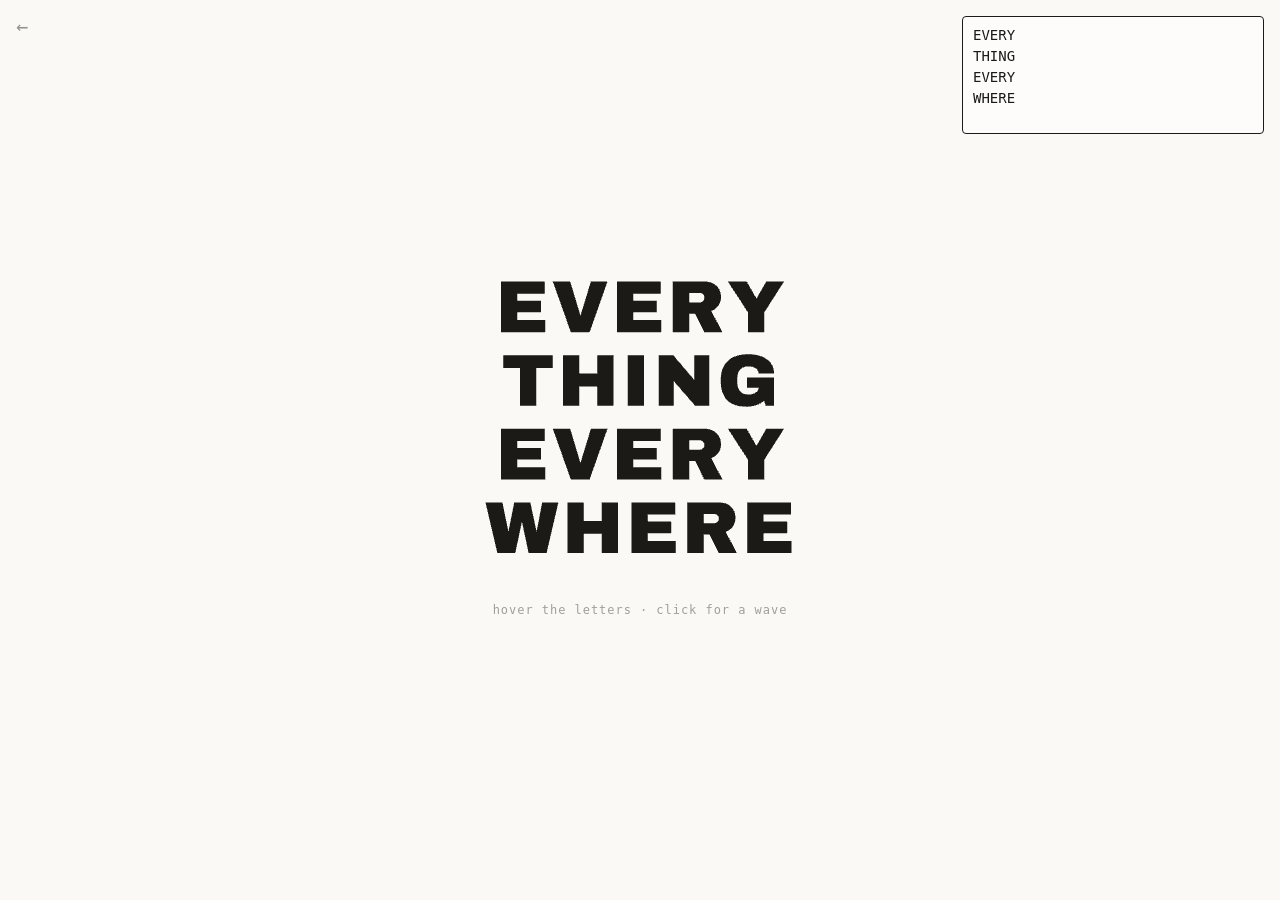
<file: everything-everywhere/index.html>
<!DOCTYPE html>
<html lang="en">
<head>
<meta charset="utf-8">
<meta name="viewport" content="width=device-width, initial-scale=1">
<title>every thing every where</title>
<link rel="preconnect" href="https://fonts.googleapis.com">
<link rel="preconnect" href="https://fonts.gstatic.com" crossorigin>
<link href="https://fonts.googleapis.com/css2?family=Archivo+Black&display=swap" rel="stylesheet">
<link rel="stylesheet" href="style.css">
</head>
<body>
<div id="stage">
  <a id="back" href="../" title="back to menu">←</a>
  <textarea id="textbox" rows="1" autocomplete="off" spellcheck="false" placeholder="type here…"></textarea>
  <div id="word"></div>
  <p id="hint">hover the letters · click for a wave</p>
  <canvas id="gl"></canvas>
</div>
<script src="lib/three.min.js"></script>
<script src="lib/FontLoader.js"></script>
<script src="lib/TextGeometry.js"></script>
<script src="lib/archivo-black.font.js"></script>
<script src="config.js"></script>
<script src="sketch.js"></script>
</body>
</html>
</file>
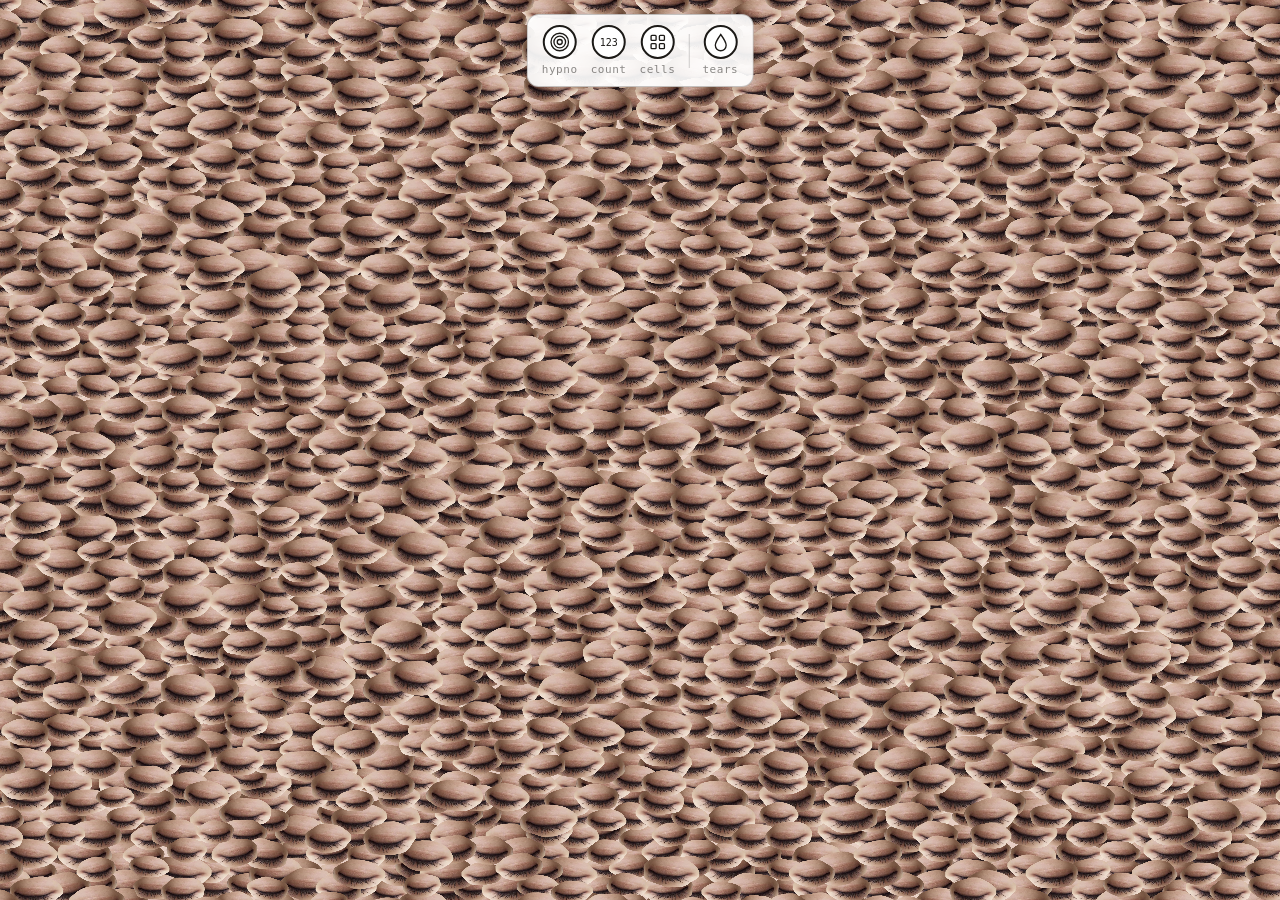
<file: eyes-eyes-eyes/index.html>
<!DOCTYPE html>
<html lang="en">
<head>
<meta charset="utf-8">
<meta name="viewport" content="width=device-width, initial-scale=1">
<title>eyes eyes eyes</title>
<style>
  html,body{ margin:0; height:100%; background:#faf9f6; overflow:hidden; }
  #field{ display:block; touch-action:none; }
  #back{
    position:fixed; top:14px; left:16px; z-index:10;
    font:20px ui-monospace,Menlo,Consolas,monospace; text-decoration:none;
    color:#1c1a17; opacity:.45; transition:opacity .2s ease;
  }
  #back:hover{ opacity:1; }

  /* ---- the panel ---------------------------------------------- */
  #panel{
    position:fixed; top:14px; left:50%; transform:translateX(-50%); z-index:10;
    display:flex; align-items:center; gap:13px;
    background:rgba(255,255,255,.92); border:1px solid rgba(28,26,23,.25);
    border-radius:12px; padding:10px 14px;
    box-shadow:0 2px 14px rgba(28,26,23,.12);
    font:11px ui-monospace,Menlo,Consolas,monospace; color:#1c1a17;
    user-select:none; cursor:grab; touch-action:none;
  }
  #panel .ctl{ display:flex; flex-direction:column; align-items:center; gap:4px; }
  #panel .ctl span{ opacity:.5; letter-spacing:.05em; }
  #panel .sep{ width:1px; height:34px; background:rgba(28,26,23,.2); }

  #panel button{
    width:34px; height:34px; border-radius:50%; border:2px solid #1c1a17;
    background:#fff; cursor:pointer; padding:0;
    display:flex; align-items:center; justify-content:center;
  }
  #panel button svg{ width:20px; height:20px; fill:none; stroke:#1c1a17; stroke-width:1.6; }
  #panel button.on{ box-shadow:0 0 0 3px #7ab3d9; }
  #hypnoBtn.on svg{ animation:spin 3s linear infinite; }
  #tearBtn.on svg{ fill:#7ab3d9; }
  @keyframes spin{ to{ transform:rotate(360deg); } }
</style>
</head>
<body>
<a id="back" href="../" title="back to menu">←</a>

<div id="panel">
  <div class="ctl">
    <button id="hypnoBtn" class="mode" title="hypnotic shapes from the center">
      <svg viewBox="0 0 24 24">
        <circle cx="12" cy="12" r="3"/>
        <circle cx="12" cy="12" r="7"/>
        <circle cx="12" cy="12" r="10.5"/>
      </svg>
    </button>
    <span>hypno</span>
  </div>
  <div class="ctl">
    <button id="countBtn" class="mode" title="the counter — 1, 2, 3…">
      <svg viewBox="0 0 24 24">
        <text x="12" y="16.5" text-anchor="middle"
              font-family="ui-monospace,Menlo,monospace" font-size="12"
              fill="#1c1a17" stroke="none">123</text>
      </svg>
    </button>
    <span>count</span>
  </div>
  <div class="ctl">
    <button id="cellsBtn" class="mode" title="cyclic automaton — self-organizing spirals">
      <svg viewBox="0 0 24 24">
        <rect x="4" y="4" width="6" height="6" rx="1"/>
        <rect x="14" y="4" width="6" height="6" rx="1"/>
        <rect x="4" y="14" width="6" height="6" rx="1"/>
        <rect x="14" y="14" width="6" height="6" rx="1"/>
      </svg>
    </button>
    <span>cells</span>
  </div>
  <div class="sep"></div>
  <div class="ctl">
    <button id="tearBtn" title="tears on/off">
      <svg viewBox="0 0 24 24"><path d="M12 3 C 12 3, 5.5 12, 5.5 16 a 6.5 6.5 0 0 0 13 0 C 18.5 12, 12 3, 12 3 Z"/></svg>
    </button>
    <span>tears</span>
  </div>
</div>

<canvas id="field"></canvas>
<script src="clock.js"></script>
</body>
</html>
</file>
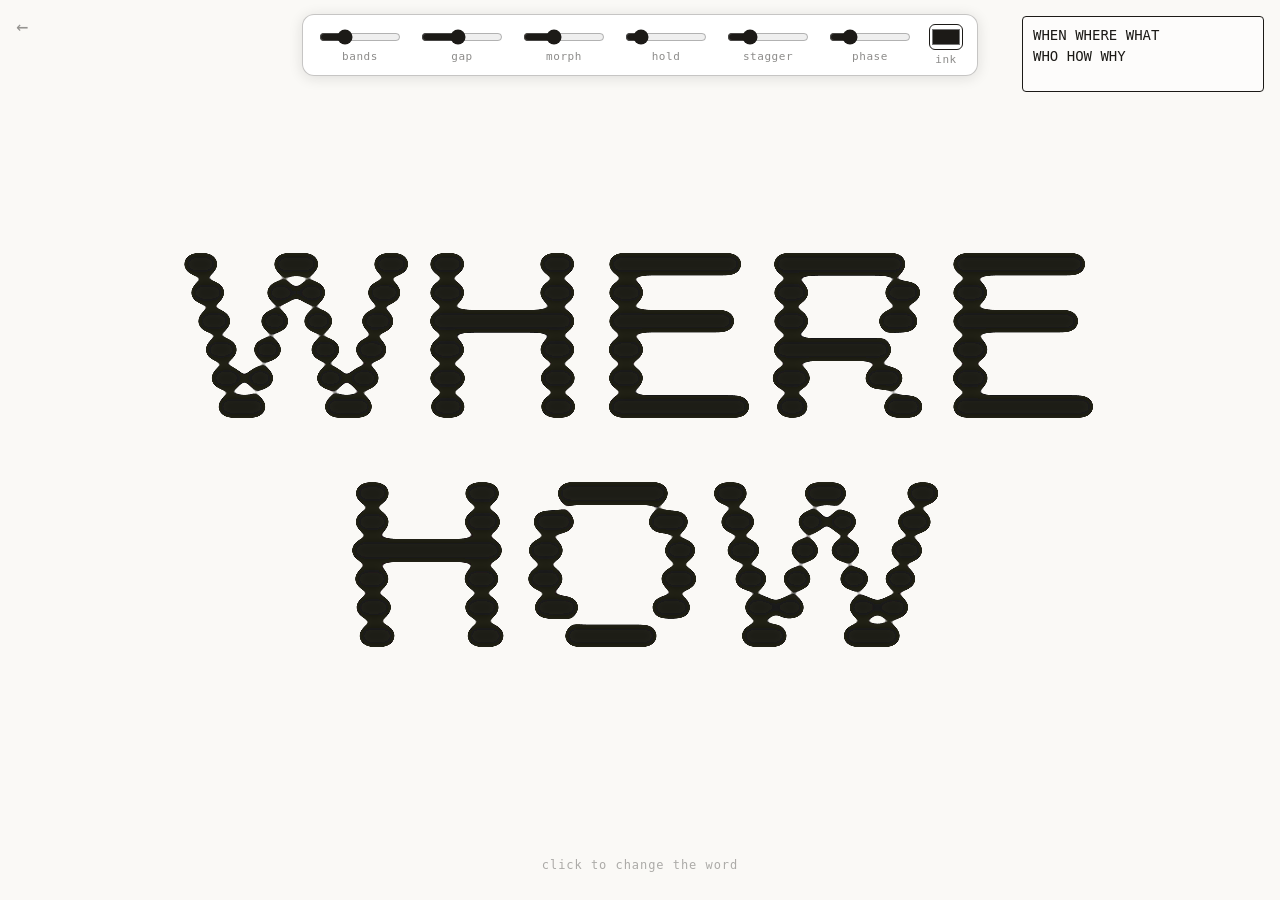
<file: liquid-words/index.html>
<!DOCTYPE html>
<html lang="en">
<head>
<meta charset="utf-8">
<meta name="viewport" content="width=device-width, initial-scale=1">
<title>liquid words</title>
<link rel="preconnect" href="https://fonts.googleapis.com">
<link rel="preconnect" href="https://fonts.gstatic.com" crossorigin>
<link href="https://fonts.googleapis.com/css2?family=Archivo+Black&display=swap" rel="stylesheet">
<style>
  html,body{ margin:0; height:100%; background:#faf9f6; overflow:hidden; }
  #stage{ display:block; touch-action:none; cursor:pointer; }
  #back{
    position:fixed; top:14px; left:16px; z-index:10;
    font:20px ui-monospace,Menlo,Consolas,monospace; text-decoration:none;
    color:#1c1a17; opacity:.45; transition:opacity .2s ease;
  }
  #back:hover{ opacity:1; }
  #hint{
    position:fixed; bottom:16px; left:50%; transform:translateX(-50%);
    font:12px ui-monospace,Menlo,Consolas,monospace; letter-spacing:.08em;
    color:#1c1a17; opacity:.35; pointer-events:none;
  }
  svg.defs{ position:absolute; width:0; height:0; }

  /* ---- the words: one per line, like everything-everywhere ------- */
  #wordsBox{
    position:fixed; top:16px; right:16px; z-index:10;
    width:min(220px, 50vw);
    font:14px/1.5 ui-monospace,Menlo,Consolas,monospace;
    padding:8px 10px;
    color:#1c1a17; background:rgba(255,255,255,.55);
    border:1px solid #1c1a17; border-radius:4px; outline:none;
    user-select:text; -webkit-user-select:text;
    resize:none; overflow-y:hidden;   /* grows downward via JS */
    display:block;
  }
  #wordsBox:focus{ background:rgba(255,255,255,.85); }

  /* ---- the knobs -------------------------------------------------- */
  #panel{
    position:fixed; top:14px; left:50%; transform:translateX(-50%); z-index:10;
    display:flex; align-items:center; gap:16px;
    background:rgba(255,255,255,.92); border:1px solid rgba(28,26,23,.25);
    border-radius:12px; padding:9px 14px;
    box-shadow:0 2px 14px rgba(28,26,23,.12);
    font:11px ui-monospace,Menlo,Consolas,monospace; color:#1c1a17;
    user-select:none;
  }
  #panel .ctl{ display:flex; flex-direction:column; align-items:center; gap:3px; }
  #panel .ctl span{ opacity:.5; letter-spacing:.05em; }
  #panel input[type=range]{ width:82px; accent-color:#1c1a17; }
  #panel input[type=color]{
    width:34px; height:26px; padding:0; border:1.5px solid #1c1a17;
    border-radius:6px; background:none; cursor:pointer;
  }
</style>
</head>
<body>
<a id="back" href="../" title="back to menu">←</a>

<!-- the goo: blur the alpha, then sharpen it back — approaching shapes
     neck and fuse like liquid. stdDeviation is set live from band height. -->
<svg class="defs" aria-hidden="true">
  <filter id="goo">
    <feGaussianBlur in="SourceGraphic" stdDeviation="8" result="b"/>
    <feColorMatrix in="b" values="1 0 0 0 0  0 1 0 0 0  0 0 1 0 0  0 0 0 32 -15"/>
  </filter>
</svg>

<div id="panel">
  <div class="ctl"><input type="range" id="k-bands" min="3" max="14" step="1"><span>bands</span></div>
  <div class="ctl"><input type="range" id="k-gap" min="0" max="0.5" step="0.01"><span>gap</span></div>
  <div class="ctl"><input type="range" id="k-morph" min="300" max="3000" step="50"><span>morph</span></div>
  <div class="ctl"><input type="range" id="k-hold" min="0" max="4000" step="50"><span>hold</span></div>
  <div class="ctl"><input type="range" id="k-stagger" min="0" max="300" step="5"><span>stagger</span></div>
  <div class="ctl"><input type="range" id="k-phase" min="0" max="1500" step="50"><span>phase</span></div>
  <div class="ctl"><input type="color" id="k-ink"><span>ink</span></div>
</div>

<textarea id="wordsBox" rows="1" autocomplete="off" spellcheck="false"
          placeholder="one word per line…"></textarea>

<canvas id="stage"></canvas>
<p id="hint">click to change the word</p>

<script src="sketch.js"></script>
</body>
</html>
</file>
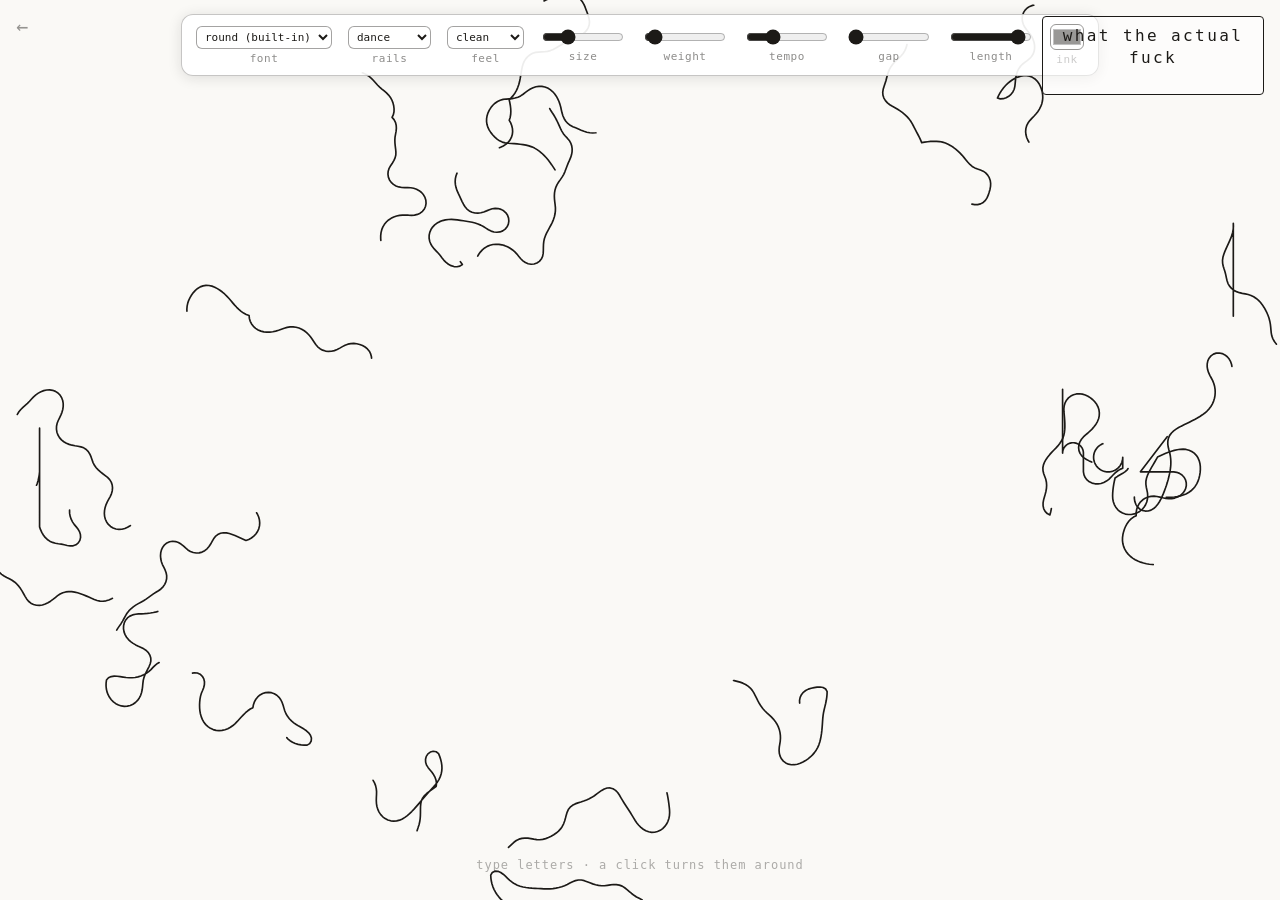
<file: loose-ends/index.html>
<!DOCTYPE html>
<html lang="en">
<head>
<meta charset="utf-8">
<meta name="viewport" content="width=device-width, initial-scale=1">
<title>loose ends</title>
<style>
  html,body{ margin:0; height:100%; background:#faf9f6; overflow:hidden; }
  #stage{ display:block; touch-action:none; cursor:pointer; }
  #back{
    position:fixed; top:14px; left:16px; z-index:10;
    font:20px ui-monospace,Menlo,Consolas,monospace; text-decoration:none;
    color:#1c1a17; opacity:.45; transition:opacity .2s ease;
  }
  #back:hover{ opacity:1; }
  #hint{
    position:fixed; bottom:16px; left:50%; transform:translateX(-50%);
    font:12px ui-monospace,Menlo,Consolas,monospace; letter-spacing:.08em;
    color:#1c1a17; opacity:.35; pointer-events:none;
  }

  /* ---- the letters, top right: every line is a line ------------------ */
  #lettersBox{
    position:fixed; top:16px; right:16px; z-index:10;
    width:min(200px, 42vw);
    font:16px/1.4 ui-monospace,Menlo,Consolas,monospace; letter-spacing:.15em;
    padding:8px 10px; text-align:center;
    color:#1c1a17; background:rgba(255,255,255,.55);
    border:1px solid #1c1a17; border-radius:4px; outline:none;
    resize:none; overflow-y:hidden; display:block;
  }
  #lettersBox:focus{ background:rgba(255,255,255,.85); }

  /* ---- the knobs ---------------------------------------------------- */
  #panel{
    position:fixed; top:14px; left:50%; transform:translateX(-50%); z-index:10;
    display:flex; align-items:center; gap:16px;
    background:rgba(255,255,255,.92); border:1px solid rgba(28,26,23,.25);
    border-radius:12px; padding:9px 14px;
    box-shadow:0 2px 14px rgba(28,26,23,.12);
    font:11px ui-monospace,Menlo,Consolas,monospace; color:#1c1a17;
    user-select:none; cursor:grab; touch-action:none;
  }
  #panel .ctl{ display:flex; flex-direction:column; align-items:center; gap:3px; }
  #panel .ctl span{ opacity:.5; letter-spacing:.05em; }
  #panel input[type=range]{ width:82px; accent-color:#1c1a17; }
  #panel input[type=color]{
    width:34px; height:26px; padding:0; border:1.5px solid #1c1a17;
    border-radius:6px; background:none; cursor:pointer;
  }
  #panel select{
    font:11px ui-monospace,Menlo,Consolas,monospace; color:#1c1a17;
    background:rgba(255,255,255,.8); border:1px solid rgba(28,26,23,.4);
    border-radius:6px; padding:3px 4px; cursor:pointer; outline:none;
  }
</style>
</head>
<body>
<a id="back" href="../" title="back to menu">←</a>

<div id="panel">
  <div class="ctl">
    <select id="k-font">
      <option value="cutlings">cutlings</option>
      <option value="singularis">singularis</option>
      <option value="readability">readability</option>
      <option value="nixish">nixish</option>
      <option value="delight">delight</option>
      <option value="herculean">herculean</option>
      <option value="osmotron">osmotron</option>
      <option value="round">round (built-in)</option>
    </select><span>font</span>
  </div>
  <div class="ctl">
    <select id="k-rails">
      <option value="straight">straight</option>
      <option value="dance">dance</option>
    </select><span>rails</span>
  </div>
  <div class="ctl">
    <select id="k-feel">
      <option value="organic">organic</option>
      <option value="clean">clean</option>
    </select><span>feel</span>
  </div>
  <div class="ctl"><input type="range" id="k-size" min="0.15" max="0.9" step="0.05"><span>size</span></div>
  <div class="ctl"><input type="range" id="k-weight" min="0.6" max="4.5" step="0.1"><span>weight</span></div>
  <div class="ctl"><input type="range" id="k-speed" min="500" max="30000" step="100"><span>tempo</span></div>
  <div class="ctl"><input type="range" id="k-gap" min="0" max="800" step="10"><span>gap</span></div>
  <div class="ctl"><input type="range" id="k-len" min="0.5" max="6" step="0.1"><span>length</span></div>
  <div class="ctl"><input type="color" id="k-ink"><span>ink</span></div>
</div>

<textarea id="lettersBox" rows="1" autocomplete="off" spellcheck="false" placeholder="letters…"></textarea>

<canvas id="stage"></canvas>
<p id="hint">type letters · a click turns them around</p>

<script src="lib/linefont.js"></script>
<script src="sketch.js"></script>
</body>
</html>
</file>
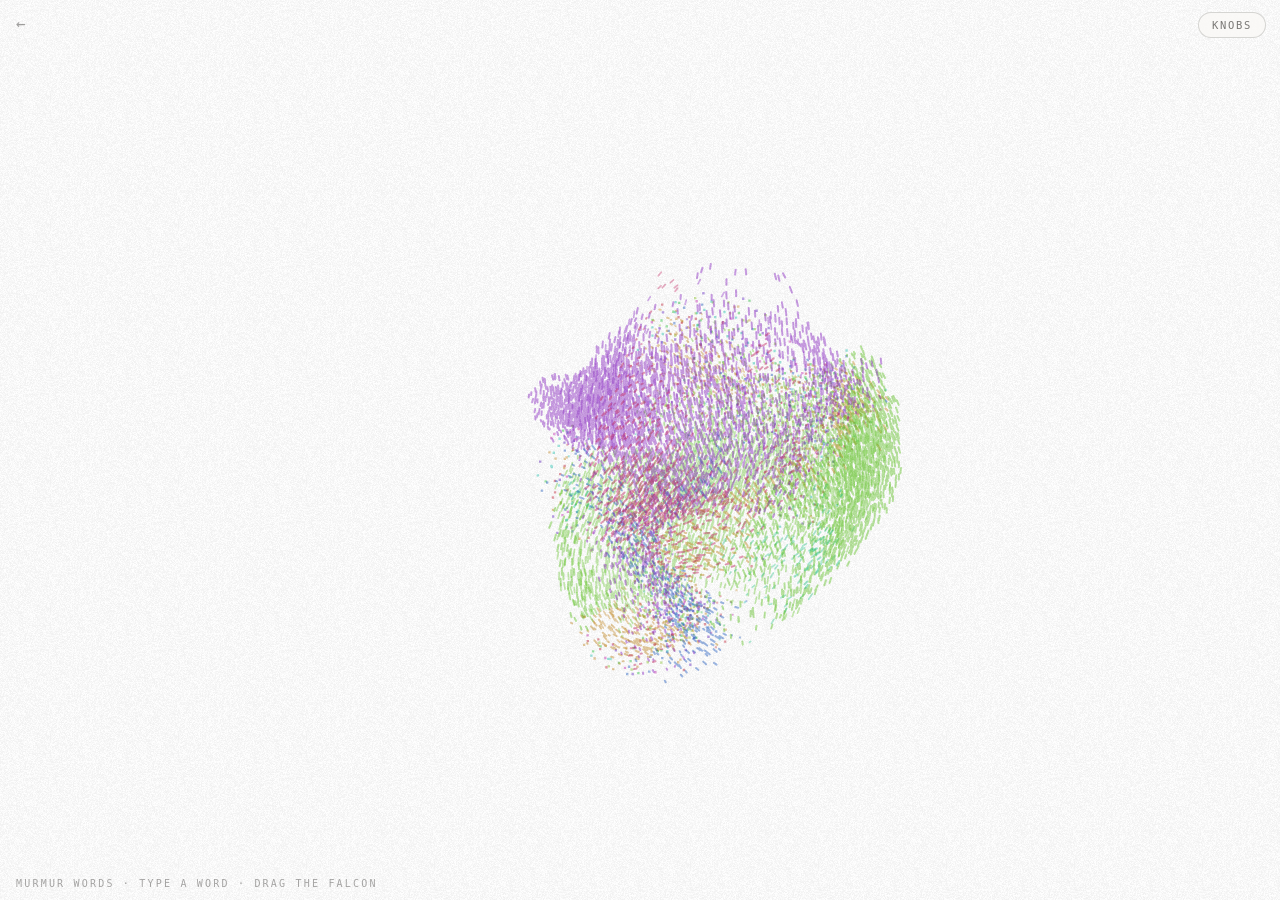
<file: murmur-words/index.html>
<!DOCTYPE html>
<html lang="en">
<head>
<meta charset="utf-8">
<meta name="viewport" content="width=device-width, initial-scale=1">
<title>murmur words</title>
<link rel="preconnect" href="https://fonts.googleapis.com">
<link rel="preconnect" href="https://fonts.gstatic.com" crossorigin>
<link href="https://fonts.googleapis.com/css2?family=Archivo+Black&display=swap" rel="stylesheet">
<style>
  :root{
    --paper:#ffffff; --ink:#1c1a17;
    --dim:rgba(28,26,23,.58); --faint:rgba(28,26,23,.38);
    --panel:rgba(250,249,246,.74); --line:rgba(28,26,23,.16); --accent:#a97b3f;
    --mono:ui-monospace,"SF Mono","JetBrains Mono",Menlo,Consolas,monospace;
  }
  *{ box-sizing:border-box; }
  html,body{ margin:0; height:100%; overflow:hidden; background:var(--paper); }
  canvas#c{ position:fixed; inset:0; width:100%; height:100%; display:block; touch-action:none; cursor:crosshair; }
  #grain{ position:fixed; inset:0; z-index:3; pointer-events:none; }

  #back{
    position:fixed; top:14px; left:16px; z-index:10;
    font:16px var(--mono); text-decoration:none; color:var(--dim);
    opacity:.7; transition:opacity .2s;
  }
  #back:hover{ opacity:1; color:var(--ink); }

  #cap{
    position:fixed; left:16px; bottom:11px; z-index:10; pointer-events:none; user-select:none;
    font:10px var(--mono); letter-spacing:.22em; text-transform:uppercase; color:var(--faint);
  }

  /* ---- knobs ---- */
  #panel{ position:fixed; top:12px; right:14px; z-index:10;
    display:flex; flex-direction:column; align-items:flex-end; gap:8px; font-family:var(--mono); }
  #ptoggle{
    font:10.5px var(--mono); letter-spacing:.16em; text-transform:uppercase; color:var(--dim);
    background:var(--panel); border:1px solid var(--line); border-radius:999px;
    padding:6px 13px; cursor:pointer; backdrop-filter:blur(8px); transition:color .15s,border-color .15s;
  }
  #ptoggle:hover{ color:var(--ink); border-color:var(--accent); }
  #knobs{ display:none; }
  #panel.open #knobs{
    display:flex; flex-direction:column; gap:9px;
    background:var(--panel); border:1px solid var(--line); border-radius:12px;
    padding:14px 14px 11px; backdrop-filter:blur(10px);
  }
  .knob{ display:grid; grid-template-columns:76px 110px 44px; align-items:center; gap:9px; }
  .knob label{ font:10px var(--mono); letter-spacing:.08em; text-transform:uppercase; color:var(--dim); }
  .knob output{ font:11px var(--mono); color:var(--accent); text-align:right; font-variant-numeric:tabular-nums; }

  input[type=range]{ -webkit-appearance:none; appearance:none; width:100%; height:3px; border-radius:3px;
    background:var(--line); outline:none; cursor:pointer; }
  input[type=range]::-webkit-slider-thumb{ -webkit-appearance:none; width:13px; height:13px; border-radius:50%;
    background:var(--ink); border:2px solid var(--paper); box-shadow:0 0 0 1px rgba(169,123,63,.55); }
  input[type=range]::-webkit-slider-thumb:hover{ box-shadow:0 0 0 1px var(--accent),0 0 8px rgba(169,123,63,.4); }
  input[type=range]::-moz-range-thumb{ width:13px; height:13px; border-radius:50%;
    background:var(--ink); border:2px solid var(--paper); box-shadow:0 0 0 1px rgba(169,123,63,.55); }
  input[type=range]:focus-visible{ outline:2px solid var(--accent); outline-offset:4px; }

  #kb-words{
    width:100%; margin-top:2px; display:block; resize:vertical;
    font:11px var(--mono); line-height:1.7; letter-spacing:.1em; text-transform:uppercase;
    color:var(--ink); background:transparent; border:1px solid var(--line); border-radius:8px;
    padding:6px 9px; outline:none; transition:border-color .15s;
  }
  #kb-words:focus{ border-color:var(--accent); }
  #kb-words::placeholder{ color:var(--faint); text-transform:none; letter-spacing:.04em; }

  #stat{ font:9.5px var(--mono); letter-spacing:.08em; color:var(--faint); text-align:right; padding-top:2px; }
</style>
</head>
<body>
<canvas id="c"></canvas>
<div id="grain"></div>
<a id="back" href="../" title="back to menu">←</a>
<div id="cap">murmur words · type a word · drag the falcon</div>

<div id="panel">
  <button id="ptoggle" type="button">knobs</button>
  <div id="knobs">
    <div class="knob"><label for="kb-birds">birds</label>
      <input type="range" id="kb-birds" data-k="birds" min="800" max="10000" step="100" value="10000"><output>10000</output></div>
    <div class="knob"><label for="kb-hold" title="how long a word stands">hold</label>
      <input type="range" id="kb-hold" data-k="hold" min="2" max="10" step="0.5" value="4"><output>4.0s</output></div>
    <div class="knob"><label for="kb-mhold" title="free flight between words">murmur hold</label>
      <input type="range" id="kb-mhold" data-k="mhold" min="1" max="20" step="0.5" value="6.5"><output>6.5s</output></div>
    <div class="knob"><label for="kb-tempo">tempo</label>
      <input type="range" id="kb-tempo" data-k="tempo" min="0.6" max="1.6" step="0.05" value="1"><output>1.00</output></div>
    <textarea id="kb-words" rows="4" spellcheck="false" autocomplete="off" wrap="off"
              placeholder="one sentence per line"
              title="each line forms in turn · spaces inside a line stack the words · click away to apply">LOVE YOUR TRAGEDY
IT IS BEAUTIFUL</textarea>
    <div id="stat"></div>
  </div>
</div>

<script src="sketch.js"></script>
</body>
</html>
</file>
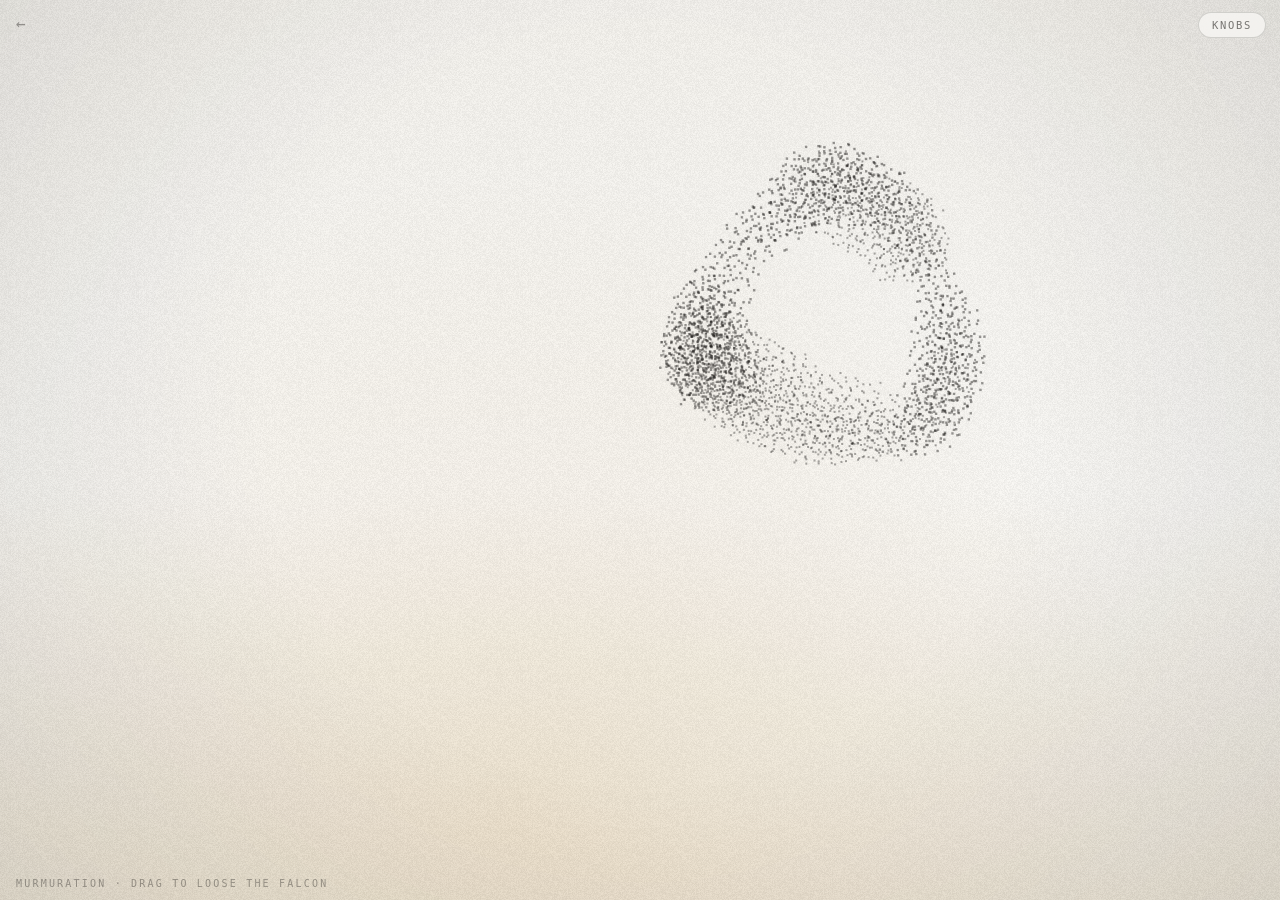
<file: murmuration/index.html>
<!DOCTYPE html>
<html lang="en">
<head>
<meta charset="utf-8">
<meta name="viewport" content="width=device-width, initial-scale=1">
<title>murmuration</title>
<style>
  :root{
    --paper:#faf9f6; --ink:#1c1a17;
    --dim:rgba(28,26,23,.58); --faint:rgba(28,26,23,.38);
    --panel:rgba(250,249,246,.74); --line:rgba(28,26,23,.16); --accent:#a97b3f;
    --mono:ui-monospace,"SF Mono","JetBrains Mono",Menlo,Consolas,monospace;
  }
  *{ box-sizing:border-box; }
  html,body{ margin:0; height:100%; overflow:hidden; background:var(--paper); }
  canvas#c{ position:fixed; inset:0; width:100%; height:100%; display:block; touch-action:none; cursor:crosshair; }
  #grain{ position:fixed; inset:0; z-index:3; pointer-events:none; }

  #back{
    position:fixed; top:14px; left:16px; z-index:10;
    font:16px var(--mono); text-decoration:none; color:var(--dim);
    opacity:.7; transition:opacity .2s;
  }
  #back:hover{ opacity:1; color:var(--ink); }

  #cap{
    position:fixed; left:16px; bottom:11px; z-index:10; pointer-events:none; user-select:none;
    font:10px var(--mono); letter-spacing:.22em; text-transform:uppercase; color:var(--faint);
  }

  /* ---- knobs ---- */
  #panel{ position:fixed; top:12px; right:14px; z-index:10;
    display:flex; flex-direction:column; align-items:flex-end; gap:8px; font-family:var(--mono); }
  #ptoggle{
    font:10.5px var(--mono); letter-spacing:.16em; text-transform:uppercase; color:var(--dim);
    background:var(--panel); border:1px solid var(--line); border-radius:999px;
    padding:6px 13px; cursor:pointer; backdrop-filter:blur(8px); transition:color .15s,border-color .15s;
  }
  #ptoggle:hover{ color:var(--ink); border-color:var(--accent); }
  #knobs{ display:none; }
  #panel.open #knobs{
    display:flex; flex-direction:column; gap:9px;
    background:var(--panel); border:1px solid var(--line); border-radius:12px;
    padding:14px 14px 11px; backdrop-filter:blur(10px);
  }
  .knob{ display:grid; grid-template-columns:76px 110px 44px; align-items:center; gap:9px; }
  .knob label{ font:10px var(--mono); letter-spacing:.08em; text-transform:uppercase; color:var(--dim); }
  .knob output{ font:11px var(--mono); color:var(--accent); text-align:right; font-variant-numeric:tabular-nums; }

  input[type=range]{ -webkit-appearance:none; appearance:none; width:100%; height:3px; border-radius:3px;
    background:var(--line); outline:none; cursor:pointer; }
  input[type=range]::-webkit-slider-thumb{ -webkit-appearance:none; width:13px; height:13px; border-radius:50%;
    background:var(--ink); border:2px solid var(--paper); box-shadow:0 0 0 1px rgba(169,123,63,.55); }
  input[type=range]::-webkit-slider-thumb:hover{ box-shadow:0 0 0 1px var(--accent),0 0 8px rgba(169,123,63,.4); }
  input[type=range]::-moz-range-thumb{ width:13px; height:13px; border-radius:50%;
    background:var(--ink); border:2px solid var(--paper); box-shadow:0 0 0 1px rgba(169,123,63,.55); }
  input[type=range]:focus-visible{ outline:2px solid var(--accent); outline-offset:4px; }

  #stat{ font:9.5px var(--mono); letter-spacing:.08em; color:var(--faint); text-align:right; padding-top:2px; }
</style>
</head>
<body>
<canvas id="c"></canvas>
<div id="grain"></div>
<a id="back" href="../" title="back to menu">←</a>
<div id="cap">murmuration · drag to loose the falcon</div>

<div id="panel">
  <button id="ptoggle" type="button">knobs</button>
  <div id="knobs">
    <div class="knob"><label for="kb-birds">birds</label>
      <input type="range" id="kb-birds" data-k="birds" min="800" max="8000" step="100" value="3800"><output>3800</output></div>
    <div class="knob"><label for="kb-k" title="how many nearest neighbours each starling tracks — Ballerini et al. measured ~7">neighbours</label>
      <input type="range" id="kb-k" data-k="k" min="3" max="15" step="1" value="7"><output>7</output></div>
    <div class="knob"><label for="kb-coh">cohesion</label>
      <input type="range" id="kb-coh" data-k="coh" min="0.4" max="1.8" step="0.05" value="1"><output>1.00</output></div>
    <div class="knob"><label for="kb-tempo">tempo</label>
      <input type="range" id="kb-tempo" data-k="tempo" min="0.6" max="1.6" step="0.05" value="1"><output>1.00</output></div>
    <div id="stat"></div>
  </div>
</div>

<script src="sketch.js"></script>
</body>
</html>
</file>
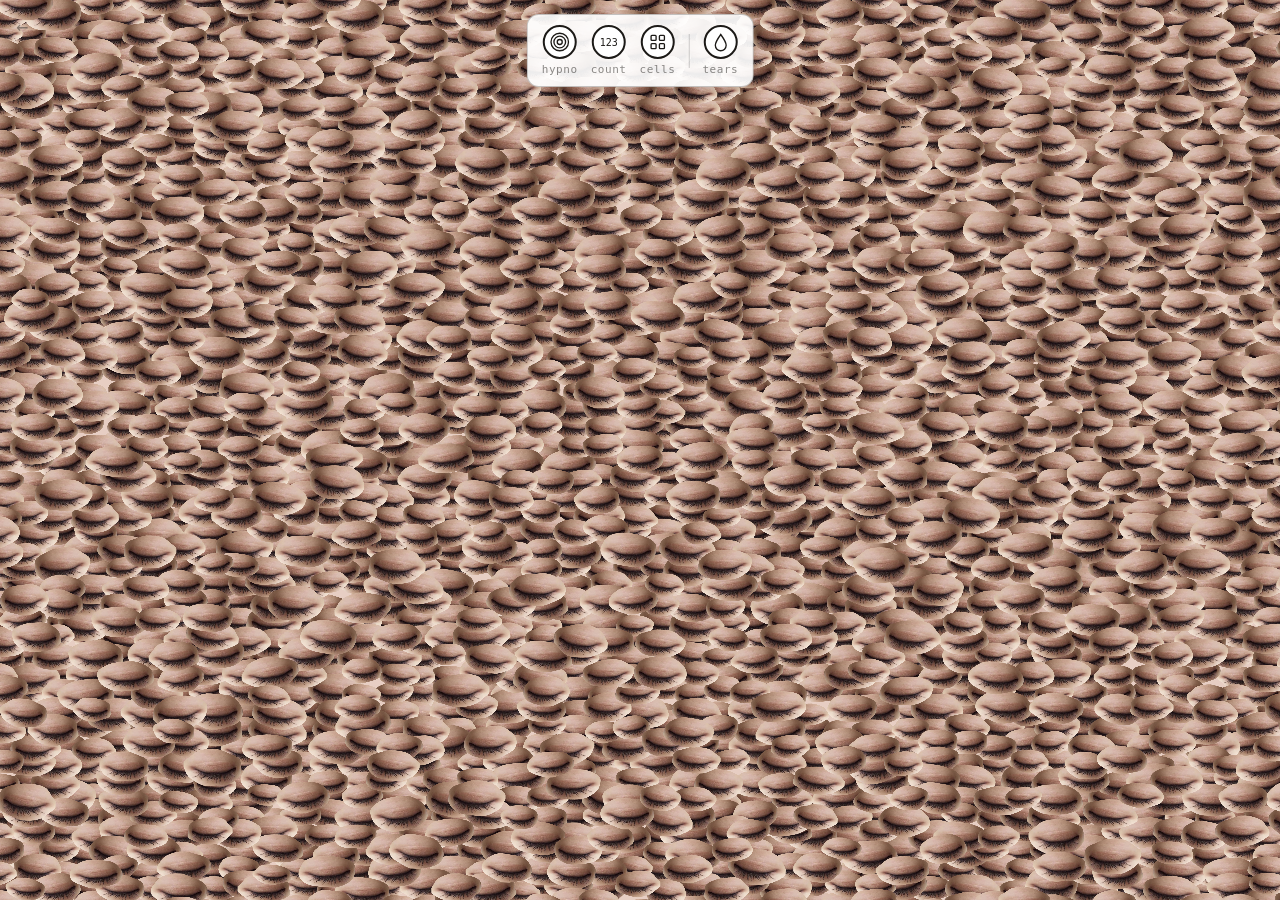
<file: time-witness-clock/index.html>
<!DOCTYPE html>
<html lang="en">
<head>
<meta charset="utf-8">
<meta name="viewport" content="width=device-width, initial-scale=1">
<title>eye shapes</title>
<style>
  html,body{ margin:0; height:100%; background:#faf9f6; overflow:hidden; }
  #field{ display:block; touch-action:none; }
  #back{
    position:fixed; top:14px; left:16px; z-index:10;
    font:20px ui-monospace,Menlo,Consolas,monospace; text-decoration:none;
    color:#1c1a17; opacity:.45; transition:opacity .2s ease;
  }
  #back:hover{ opacity:1; }

  /* ---- the panel ---------------------------------------------- */
  #panel{
    position:fixed; top:14px; left:50%; transform:translateX(-50%); z-index:10;
    display:flex; align-items:center; gap:13px;
    background:rgba(255,255,255,.92); border:1px solid rgba(28,26,23,.25);
    border-radius:12px; padding:10px 14px;
    box-shadow:0 2px 14px rgba(28,26,23,.12);
    font:11px ui-monospace,Menlo,Consolas,monospace; color:#1c1a17;
    user-select:none;
  }
  #panel .ctl{ display:flex; flex-direction:column; align-items:center; gap:4px; }
  #panel .ctl span{ opacity:.5; letter-spacing:.05em; }
  #panel .sep{ width:1px; height:34px; background:rgba(28,26,23,.2); }

  #panel button{
    width:34px; height:34px; border-radius:50%; border:2px solid #1c1a17;
    background:#fff; cursor:pointer; padding:0;
    display:flex; align-items:center; justify-content:center;
  }
  #panel button svg{ width:20px; height:20px; fill:none; stroke:#1c1a17; stroke-width:1.6; }
  #panel button.on{ box-shadow:0 0 0 3px #7ab3d9; }
  #hypnoBtn.on svg{ animation:spin 3s linear infinite; }
  #tearBtn.on svg{ fill:#7ab3d9; }
  @keyframes spin{ to{ transform:rotate(360deg); } }
</style>
</head>
<body>
<a id="back" href="../" title="back to menu">←</a>

<div id="panel">
  <div class="ctl">
    <button id="hypnoBtn" class="mode" title="hypnotic shapes from the center">
      <svg viewBox="0 0 24 24">
        <circle cx="12" cy="12" r="3"/>
        <circle cx="12" cy="12" r="7"/>
        <circle cx="12" cy="12" r="10.5"/>
      </svg>
    </button>
    <span>hypno</span>
  </div>
  <div class="ctl">
    <button id="countBtn" class="mode" title="the counter — 1, 2, 3…">
      <svg viewBox="0 0 24 24">
        <text x="12" y="16.5" text-anchor="middle"
              font-family="ui-monospace,Menlo,monospace" font-size="12"
              fill="#1c1a17" stroke="none">123</text>
      </svg>
    </button>
    <span>count</span>
  </div>
  <div class="ctl">
    <button id="cellsBtn" class="mode" title="cyclic automaton — self-organizing spirals">
      <svg viewBox="0 0 24 24">
        <rect x="4" y="4" width="6" height="6" rx="1"/>
        <rect x="14" y="4" width="6" height="6" rx="1"/>
        <rect x="4" y="14" width="6" height="6" rx="1"/>
        <rect x="14" y="14" width="6" height="6" rx="1"/>
      </svg>
    </button>
    <span>cells</span>
  </div>
  <div class="sep"></div>
  <div class="ctl">
    <button id="tearBtn" title="tears on/off">
      <svg viewBox="0 0 24 24"><path d="M12 3 C 12 3, 5.5 12, 5.5 16 a 6.5 6.5 0 0 0 13 0 C 18.5 12, 12 3, 12 3 Z"/></svg>
    </button>
    <span>tears</span>
  </div>
</div>

<canvas id="field"></canvas>
<script src="clock.js"></script>
</body>
</html>
</file>
<file: everything-everywhere/style.css>
/* YALLA 3D — flat, until it isn't (WebGL edition)
   Layout is still DOM: invisible .letter glyphs occupy real slots so
   fit()/wrapping/whitespace all work exactly as in the CSS version,
   and the burst images still live in the slots. The letters themselves
   are extruded meshes drawn on the #gl canvas, positioned to the slots. */

:root{
  --paper:#faf9f6;
  --ink:#1c1a17;
}

html,body{ margin:0; }

#stage{
  position:relative;
  width:100%; min-height:100vh; overflow:hidden; background:var(--paper);
  display:flex; align-items:center; justify-content:center; flex-direction:column;
  user-select:none; -webkit-user-select:none; touch-action:none;
  cursor:pointer;
}

/* the WebGL overlay — letters render here, above the DOM bursts,
   below the UI; transparent so the paper + images show through */
#gl{
  position:absolute; inset:0; width:100%; height:100%;
  pointer-events:none; z-index:5;
}

#word{
  display:flex; flex-wrap:wrap; justify-content:center;
  max-width:92%;                           /* wrap budget — fit() sizes the font against this */
  font-family:"Archivo Black","Arial Black",sans-serif;
  line-height:1;                           /* font-size is set live by fit() */
}

.chunk{ display:flex; }                    /* one word — never breaks mid-word */

.break{ flex-basis:100%; height:0; }       /* Enter in the textbox: forced line break */
.break.blank{ height:1em; }                /* consecutive Enters leave a visible empty row */

.slot{
  position:relative;
  padding:0 0.02em;                        /* the letter's fixed home — never transforms */
  --e:0;                                   /* awakeness 0..1 — the burst reads it */
}

/* DOM letters are measurement ghosts — meshes render instead */
.letter{ position:relative; visibility:hidden; }

/* asleep letters drop their burst from the render tree — invisible
   at rest (scale 0) so the browser only pays near the cursor */
.slot.asleep .burst{ display:none; }

/* ---- burst: images exploding from behind the letter ----------
   Each image flies to its own --dx/--dy (rolled per wake by
   sketch.js), rotating and scaling with --e — same easing as the
   pop, collapses home as it ends. Canvas letters draw above them. */
.burst{ position:absolute; inset:0; pointer-events:none; }

.shape{
  display:block; position:absolute; left:50%; top:50%;
  height:auto;                              /* width set per image by sketch.js */
  opacity:calc(var(--e) * 2);
  transform:
    translate(-50%,-50%)
    translate(calc(var(--dx,0px) * var(--e)), calc(var(--dy,0px) * var(--e)))
    rotate(calc(var(--rt,0deg) * var(--e)))
    scale(var(--e));
  /* idle float: the individual translate/rotate properties COMPOSE with the
     pop transform above, so the drift rides on top of the explosion.
     Amplitude/duration/phase are per-shape, set inline by sketch.js. */
  animation:drift 2s ease-in-out infinite alternate;
}

@keyframes drift{
  from{ translate:0 calc(var(--fy,0.05em) * -1); rotate:calc(var(--fr,9deg) * -1); }
  to{   translate:0 var(--fy,0.05em);            rotate:var(--fr,9deg); }
}

#hint{
  margin-top:38px; font:12px ui-monospace,Menlo,Consolas,monospace;
  letter-spacing:.08em; color:var(--ink); opacity:.4;
  transition:opacity .8s ease;
  position:relative; z-index:6;
}
#hint.gone{ opacity:0; }

#textbox{
  position:absolute; top:16px; right:16px; z-index:10;
  width:min(280px, 60vw);
  font:14px/1.5 ui-monospace,Menlo,Consolas,monospace;
  padding:8px 10px;
  color:var(--ink); background:rgba(255,255,255,.55);
  border:1px solid var(--ink); border-radius:4px; outline:none;
  user-select:text; -webkit-user-select:text;
  resize:none; overflow-y:hidden;   /* grows downward via JS as lines are added */
  display:block;
}
#textbox:focus{ background:rgba(255,255,255,.85); }

#back{
  position:absolute; top:14px; left:16px; z-index:10;
  font:20px ui-monospace,Menlo,Consolas,monospace; text-decoration:none;
  color:var(--ink); opacity:.45; transition:opacity .2s ease;
}
#back:hover{ opacity:1; }
</file>
